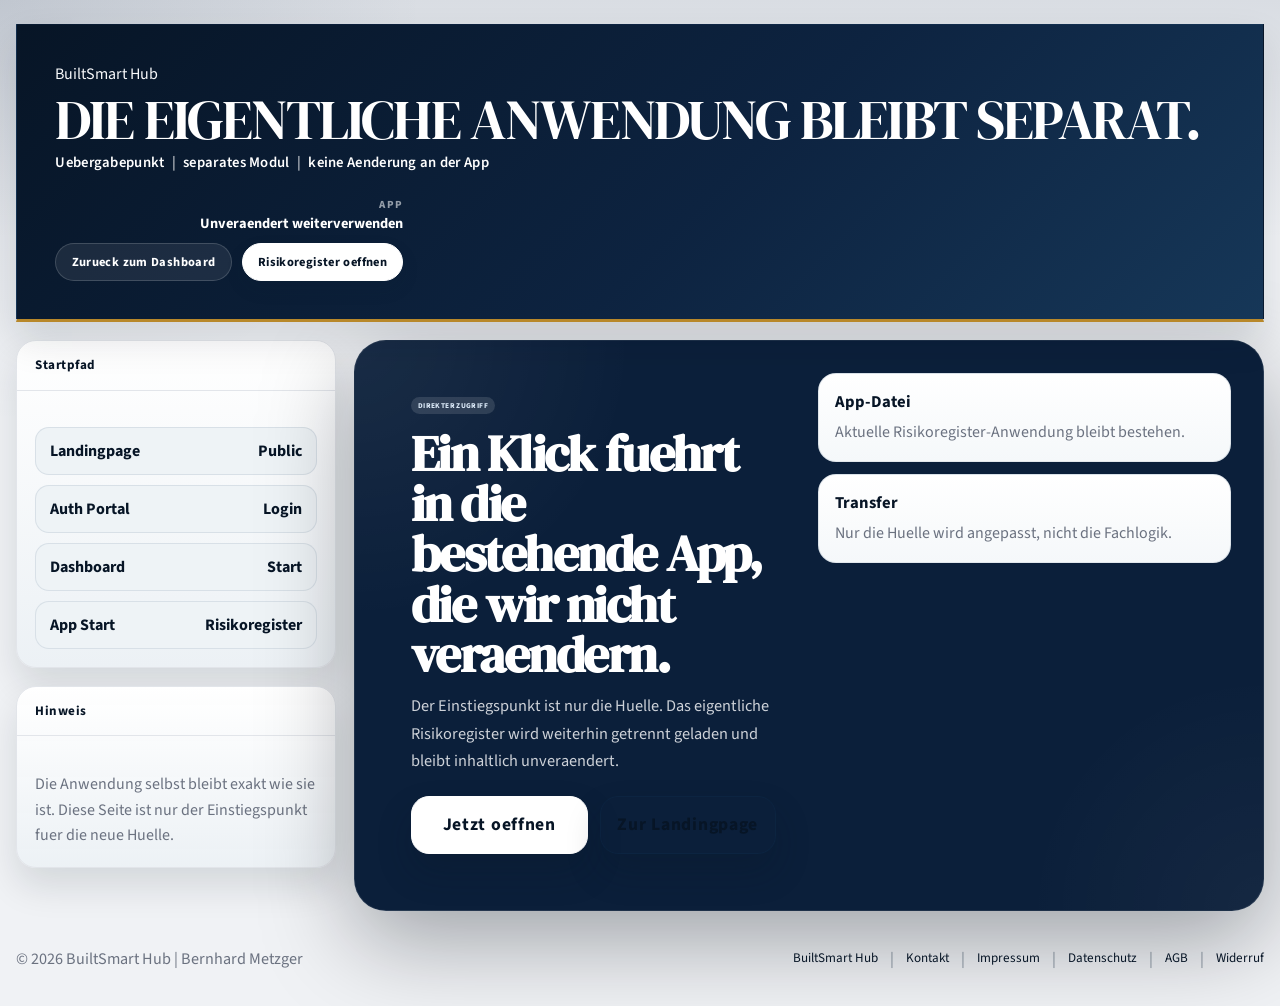
<file: app-page.html>
<!DOCTYPE html>
<html lang="de">
<head>
  <meta charset="UTF-8" />
  <meta name="viewport" content="width=device-width, initial-scale=1.0" />
  <meta http-equiv="Cache-Control" content="no-store, no-cache, must-revalidate, max-age=0" />
  <meta http-equiv="Pragma" content="no-cache" />
  <meta http-equiv="Expires" content="0" />
  <meta name="robots" content="noindex,nofollow" />
  <title>Risiko Register | App</title>
  <script>
    (function () {
      var target = "./shell/app-page.html" + window.location.search + window.location.hash;
      if (window.location.pathname.indexOf("/shell/") === -1) {
        window.location.replace(target);
      }
    })();
  </script>
</head>
<body>
  <p><a href="./shell/app-page.html">Zur App</a></p>
</body>
</html>
</file>
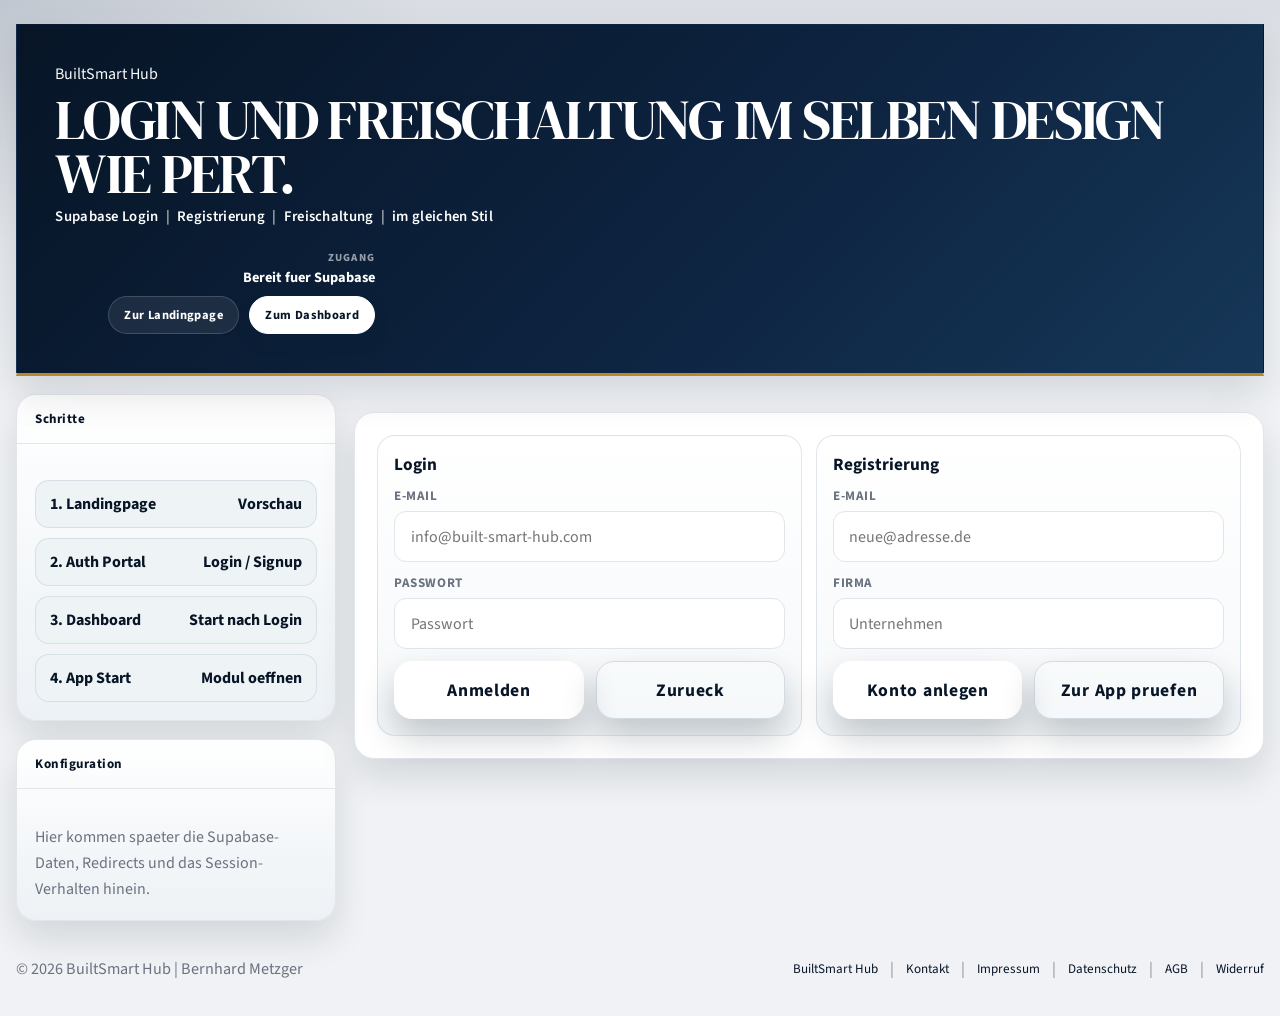
<file: auth-portal.html>
<!DOCTYPE html>
<html lang="de">
<head>
  <meta charset="UTF-8" />
  <meta name="viewport" content="width=device-width, initial-scale=1.0" />
  <meta http-equiv="Cache-Control" content="no-store, no-cache, must-revalidate, max-age=0" />
  <meta http-equiv="Pragma" content="no-cache" />
  <meta http-equiv="Expires" content="0" />
  <meta name="robots" content="noindex,nofollow" />
  <title>Risiko Register | Login</title>
  <script>
    (function () {
      var target = "./shell/auth-portal.html" + window.location.search + window.location.hash;
      if (window.location.pathname.indexOf("/shell/") === -1) {
        window.location.replace(target);
      }
    })();
  </script>
</head>
<body>
  <p><a href="./shell/auth-portal.html">Zum Login</a></p>
</body>
</html>
</file>
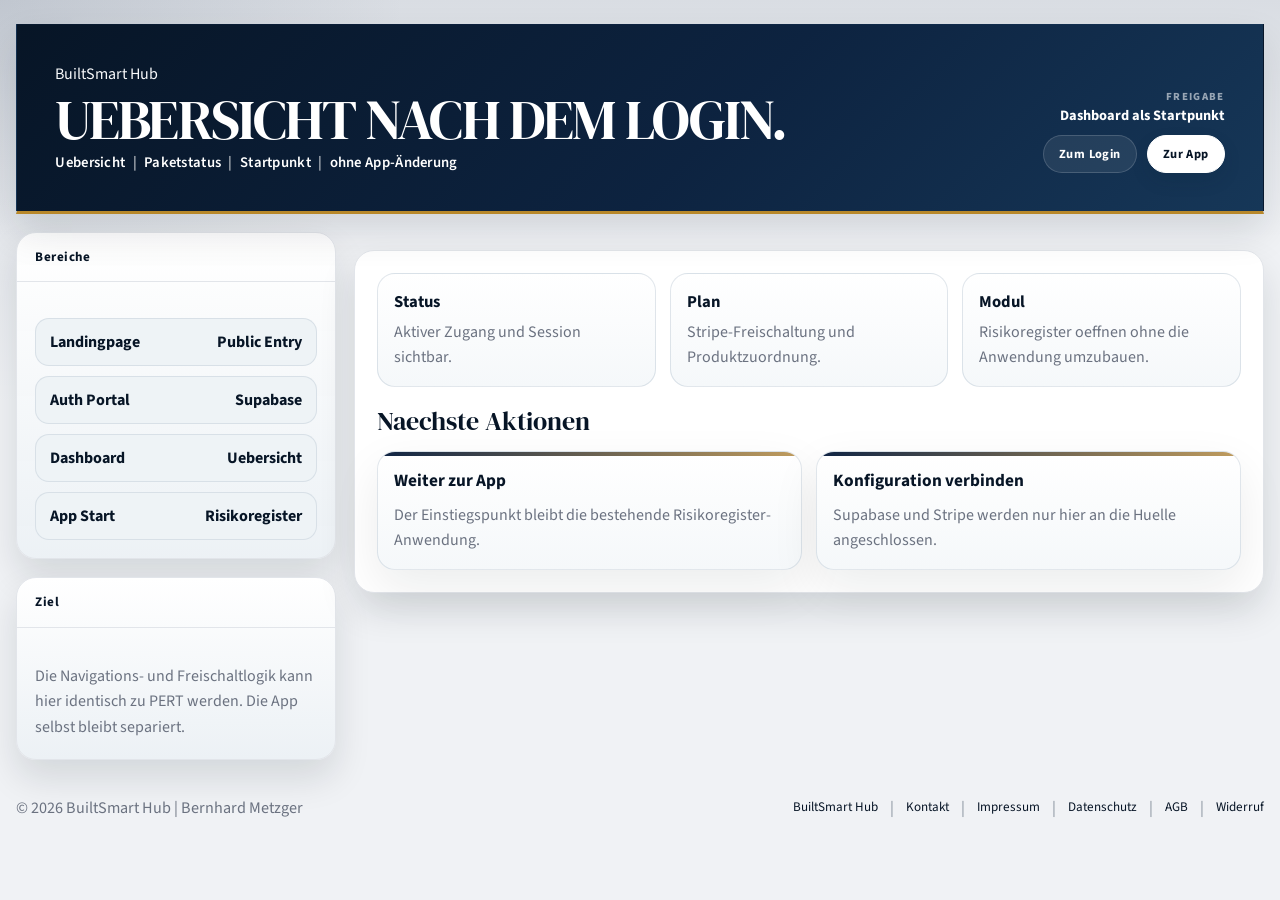
<file: dashboard.html>
<!DOCTYPE html>
<html lang="de">
<head>
  <meta charset="UTF-8" />
  <meta name="viewport" content="width=device-width, initial-scale=1.0" />
  <meta http-equiv="Cache-Control" content="no-store, no-cache, must-revalidate, max-age=0" />
  <meta http-equiv="Pragma" content="no-cache" />
  <meta http-equiv="Expires" content="0" />
  <meta name="robots" content="noindex,nofollow" />
  <title>Risiko Register | Dashboard</title>
  <script>
    (function () {
      var target = "./shell/dashboard.html" + window.location.search + window.location.hash;
      if (window.location.pathname.indexOf("/shell/") === -1) {
        window.location.replace(target);
      }
    })();
  </script>
</head>
<body>
  <p><a href="./shell/dashboard.html">Zum Dashboard</a></p>
</body>
</html>
</file>
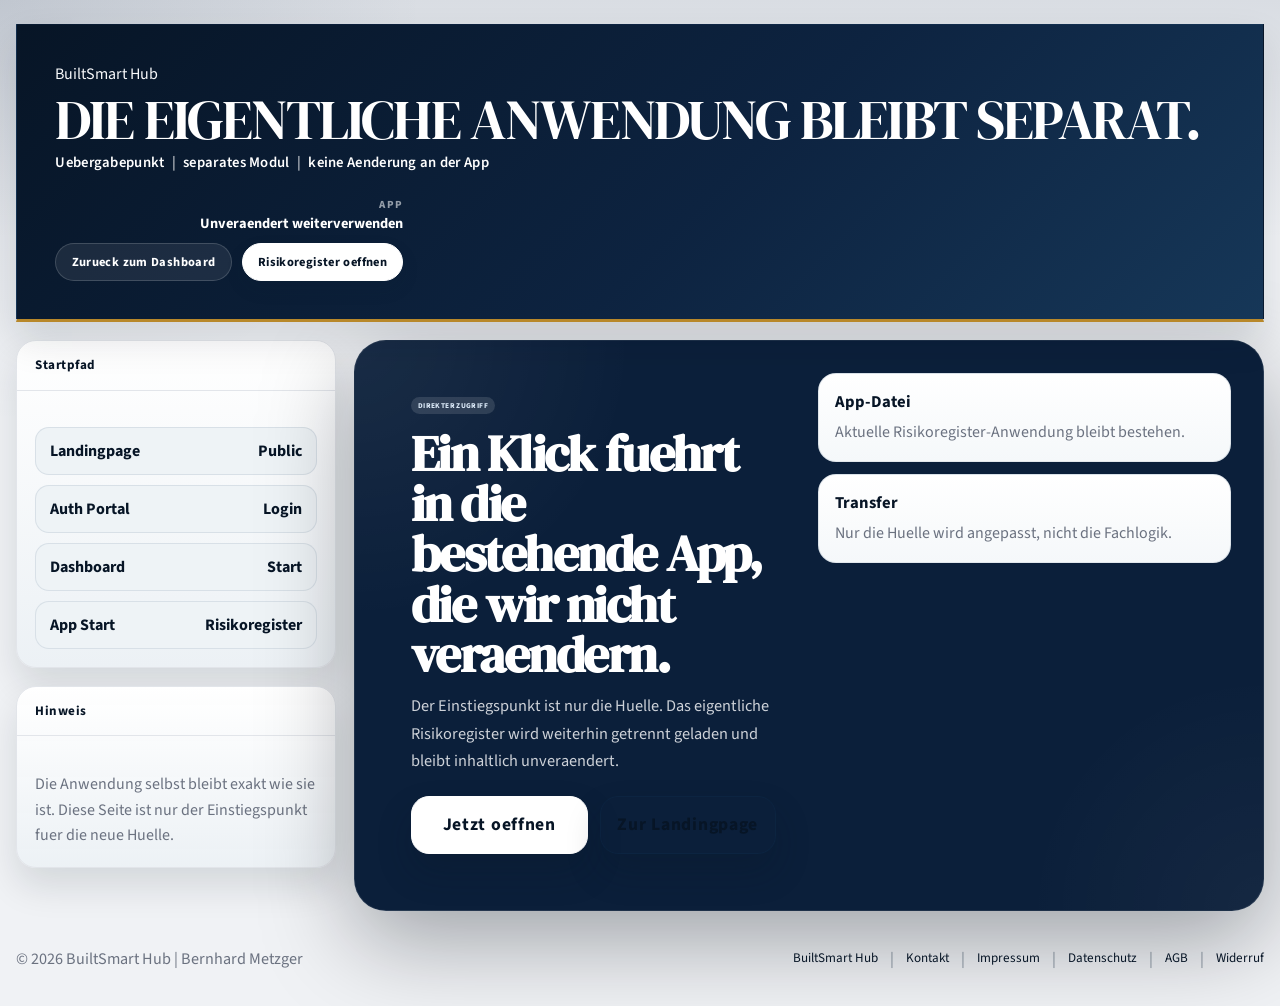
<file: shell/app-page.html>
<!DOCTYPE html>
<html lang="de">
<head>
  <meta charset="UTF-8">
  <meta name="viewport" content="width=device-width, initial-scale=1.0">
  <meta http-equiv="Cache-Control" content="no-store, no-cache, must-revalidate, max-age=0">
  <meta http-equiv="Pragma" content="no-cache">
  <meta http-equiv="Expires" content="0">
  <meta name="robots" content="noindex,nofollow">
  <title>Risiko Register | App Start</title>
  <link href="https://fonts.googleapis.com/css2?family=DM+Serif+Display:ital@0;1&family=Source+Sans+3:wght@400;500;600;700;800&display=swap" rel="stylesheet">
  <link rel="stylesheet" href="./site-shell.css">
</head>
<body>
  <div class="app-shell">
    <header class="topbar">
      <div class="header-left">
        <div class="brand-line">BuiltSmart Hub</div>
        <div class="suite-line">Risiko Register App</div>
        <h1>Die eigentliche Anwendung bleibt separat.</h1>
        <p class="subtitle">
          <span>Uebergabepunkt</span>
          <span>separates Modul</span>
          <span>keine Aenderung an der App</span>
        </p>
      </div>
      <div class="header-right">
        <div class="summary-stat">
          <span>App</span>
          <strong>Unveraendert weiterverwenden</strong>
        </div>
        <div class="toolbar">
          <a class="btn btn-secondary" href="./dashboard.html">Zurueck zum Dashboard</a>
          <a class="btn btn-primary" href="./index.html">Risikoregister oeffnen</a>
        </div>
      </div>
    </header>

    <main>
      <aside>
        <section class="panel">
          <div class="panel-head">Startpfad</div>
          <div class="panel-body">
            <div class="link-list">
              <a href="./landing.html">Landingpage <span>Public</span></a>
              <a href="./auth-portal.html">Auth Portal <span>Login</span></a>
              <a href="./dashboard.html">Dashboard <span>Start</span></a>
              <a href="./app-page.html">App Start <span>Risikoregister</span></a>
            </div>
          </div>
        </section>
        <section class="panel">
          <div class="panel-head">Hinweis</div>
          <div class="panel-body">
            <p>Die Anwendung selbst bleibt exakt wie sie ist. Diese Seite ist nur der Einstiegspunkt fuer die neue Huelle.</p>
          </div>
        </section>
      </aside>

      <section class="content">
        <section class="hero">
          <div class="hero-copy">
            <div class="eyebrow">Direkter Zugriff</div>
            <h2>Ein Klick fuehrt in die bestehende App, die wir nicht veraendern.</h2>
            <p>Der Einstiegspunkt ist nur die Huelle. Das eigentliche Risikoregister wird weiterhin getrennt geladen und bleibt inhaltlich unveraendert.</p>
            <div class="hero-actions">
              <a class="btn btn-primary" href="./index.html">Jetzt oeffnen</a>
              <a class="btn btn-ghost" href="./landing.html">Zur Landingpage</a>
            </div>
          </div>
          <div class="hero-side">
            <div class="stat-card">
              <strong>App-Datei</strong>
              <span>Aktuelle Risikoregister-Anwendung bleibt bestehen.</span>
            </div>
            <div class="stat-card">
              <strong>Transfer</strong>
              <span>Nur die Huelle wird angepasst, nicht die Fachlogik.</span>
            </div>
          </div>
        </section>
      </section>
    </main>

    <footer class="footer" aria-label="Rechtliches">
      <div class="footer-meta">© 2026 BuiltSmart Hub | Bernhard Metzger</div>
      <nav class="footer-links" aria-label="Footer Navigation">
        <a href="https://www.built-smart-hub.com" target="_blank" rel="noopener noreferrer">BuiltSmart Hub</a>
        <span class="footer-sep" aria-hidden="true">|</span>
        <a href="https://www.built-smart-hub.com/kontakt" target="_blank" rel="noopener noreferrer">Kontakt</a>
        <span class="footer-sep" aria-hidden="true">|</span>
        <a href="https://www.built-smart-hub.com/impressum" target="_blank" rel="noopener noreferrer">Impressum</a>
        <span class="footer-sep" aria-hidden="true">|</span>
        <a href="https://www.built-smart-hub.com/datenschutz" target="_blank" rel="noopener noreferrer">Datenschutz</a>
        <span class="footer-sep" aria-hidden="true">|</span>
        <a href="https://www.built-smart-hub.com/agb" target="_blank" rel="noopener noreferrer">AGB</a>
        <span class="footer-sep" aria-hidden="true">|</span>
        <a href="https://www.built-smart-hub.com/widerrufbelehrung" target="_blank" rel="noopener noreferrer">Widerruf</a>
      </nav>
    </footer>
  </div>
</body>
</html>
</file>
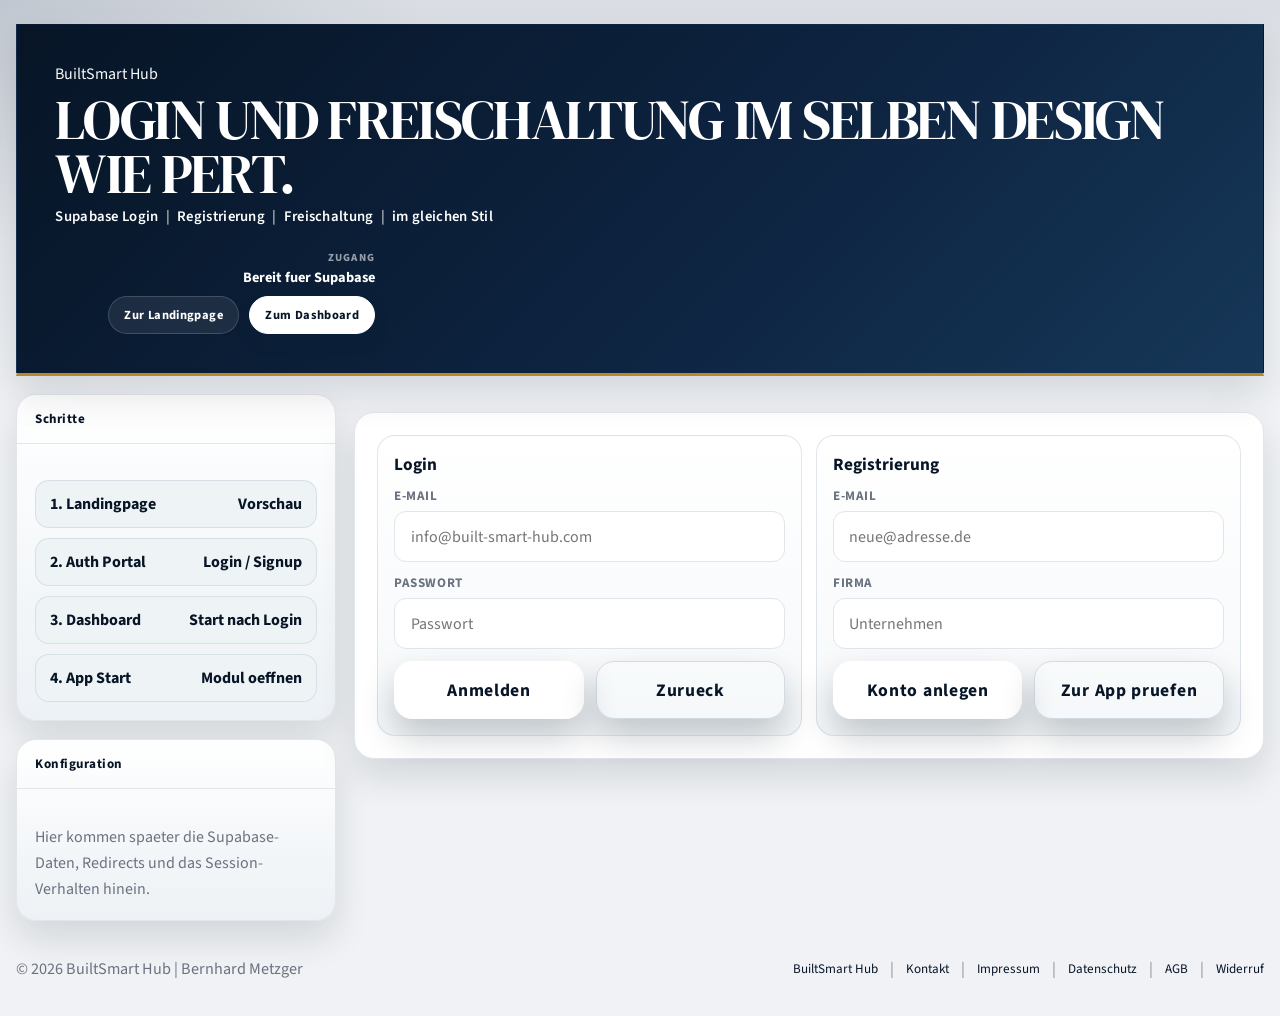
<file: shell/auth-portal.html>
<!DOCTYPE html>
<html lang="de">
<head>
  <meta charset="UTF-8">
  <meta name="viewport" content="width=device-width, initial-scale=1.0">
  <meta http-equiv="Cache-Control" content="no-store, no-cache, must-revalidate, max-age=0">
  <meta http-equiv="Pragma" content="no-cache">
  <meta http-equiv="Expires" content="0">
  <meta name="robots" content="noindex,nofollow">
  <title>Risiko Register | Auth Portal</title>
  <link href="https://fonts.googleapis.com/css2?family=DM+Serif+Display:ital@0;1&family=Source+Sans+3:wght@400;500;600;700;800&display=swap" rel="stylesheet">
  <link rel="stylesheet" href="./site-shell.css">
</head>
<body>
  <div class="app-shell">
    <header class="topbar">
      <div class="header-left">
        <div class="brand-line">BuiltSmart Hub</div>
        <div class="suite-line">Risiko Register Auth</div>
        <h1>Login und Freischaltung im selben Design wie PERT.</h1>
        <p class="subtitle">
          <span>Supabase Login</span>
          <span>Registrierung</span>
          <span>Freischaltung</span>
          <span>im gleichen Stil</span>
        </p>
      </div>
      <div class="header-right">
        <div class="summary-stat">
          <span>Zugang</span>
          <strong>Bereit fuer Supabase</strong>
        </div>
        <div class="toolbar">
          <a class="btn btn-secondary" href="./landing.html">Zur Landingpage</a>
          <a class="btn btn-primary" href="./dashboard.html">Zum Dashboard</a>
        </div>
      </div>
    </header>

    <main>
      <aside>
        <section class="panel">
          <div class="panel-head">Schritte</div>
          <div class="panel-body">
            <div class="link-list">
              <a href="./landing.html">1. Landingpage <span>Vorschau</span></a>
              <a href="./auth-portal.html">2. Auth Portal <span>Login / Signup</span></a>
              <a href="./dashboard.html">3. Dashboard <span>Start nach Login</span></a>
              <a href="./app-page.html">4. App Start <span>Modul oeffnen</span></a>
            </div>
          </div>
        </section>
        <section class="panel">
          <div class="panel-head">Konfiguration</div>
          <div class="panel-body">
            <p>Hier kommen spaeter die Supabase-Daten, Redirects und das Session-Verhalten hinein.</p>
          </div>
        </section>
      </aside>

      <section class="content">
        <section class="auth-grid">
          <div class="grid-2">
            <article class="login-card">
              <h3>Login</h3>
              <div class="field">
                <label for="login-email">E-Mail</label>
                <input id="login-email" type="email" placeholder="info@built-smart-hub.com">
              </div>
              <div class="field">
                <label for="login-password">Passwort</label>
                <input id="login-password" type="password" placeholder="Passwort">
              </div>
              <div class="hero-actions">
                <a class="btn btn-primary" href="./dashboard.html">Anmelden</a>
                <a class="btn btn-ghost" href="./landing.html">Zurueck</a>
              </div>
            </article>
            <article class="login-card">
              <h3>Registrierung</h3>
              <div class="field">
                <label for="register-email">E-Mail</label>
                <input id="register-email" type="email" placeholder="neue@adresse.de">
              </div>
              <div class="field">
                <label for="register-company">Firma</label>
                <input id="register-company" type="text" placeholder="Unternehmen">
              </div>
              <div class="hero-actions">
                <a class="btn btn-primary" href="./dashboard.html">Konto anlegen</a>
                <a class="btn btn-ghost" href="./app-page.html">Zur App pruefen</a>
              </div>
            </article>
          </div>
        </section>
      </section>
    </main>

    <footer class="footer" aria-label="Rechtliches">
      <div class="footer-meta">© 2026 BuiltSmart Hub | Bernhard Metzger</div>
      <nav class="footer-links" aria-label="Footer Navigation">
        <a href="https://www.built-smart-hub.com" target="_blank" rel="noopener noreferrer">BuiltSmart Hub</a>
        <span class="footer-sep" aria-hidden="true">|</span>
        <a href="https://www.built-smart-hub.com/kontakt" target="_blank" rel="noopener noreferrer">Kontakt</a>
        <span class="footer-sep" aria-hidden="true">|</span>
        <a href="https://www.built-smart-hub.com/impressum" target="_blank" rel="noopener noreferrer">Impressum</a>
        <span class="footer-sep" aria-hidden="true">|</span>
        <a href="https://www.built-smart-hub.com/datenschutz" target="_blank" rel="noopener noreferrer">Datenschutz</a>
        <span class="footer-sep" aria-hidden="true">|</span>
        <a href="https://www.built-smart-hub.com/agb" target="_blank" rel="noopener noreferrer">AGB</a>
        <span class="footer-sep" aria-hidden="true">|</span>
        <a href="https://www.built-smart-hub.com/widerrufbelehrung" target="_blank" rel="noopener noreferrer">Widerruf</a>
      </nav>
    </footer>
  </div>
</body>
</html>
</file>
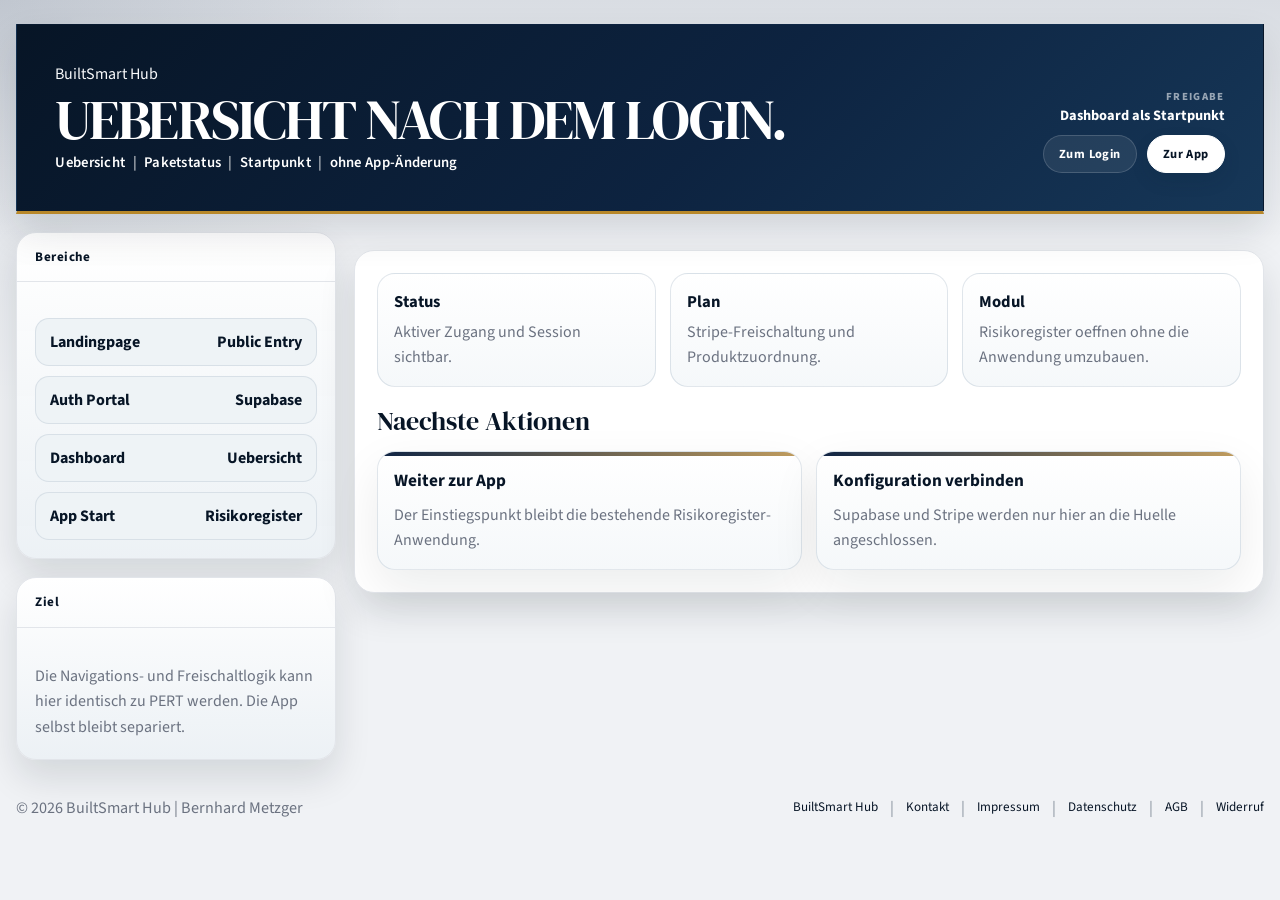
<file: shell/dashboard.html>
<!DOCTYPE html>
<html lang="de">
<head>
  <meta charset="UTF-8">
  <meta name="viewport" content="width=device-width, initial-scale=1.0">
  <meta http-equiv="Cache-Control" content="no-store, no-cache, must-revalidate, max-age=0">
  <meta http-equiv="Pragma" content="no-cache">
  <meta http-equiv="Expires" content="0">
  <meta name="robots" content="noindex,nofollow">
  <title>Risiko Register | Dashboard</title>
  <link href="https://fonts.googleapis.com/css2?family=DM+Serif+Display:ital@0;1&family=Source+Sans+3:wght@400;500;600;700;800&display=swap" rel="stylesheet">
  <link rel="stylesheet" href="./site-shell.css">
</head>
<body>
  <div class="app-shell">
    <header class="topbar">
      <div class="header-left">
        <div class="brand-line">BuiltSmart Hub</div>
        <div class="suite-line">Risiko Register Dashboard</div>
        <h1>Uebersicht nach dem Login.</h1>
        <p class="subtitle">
          <span>Uebersicht</span>
          <span>Paketstatus</span>
          <span>Startpunkt</span>
          <span>ohne App-Änderung</span>
        </p>
      </div>
      <div class="header-right">
        <div class="summary-stat">
          <span>Freigabe</span>
          <strong>Dashboard als Startpunkt</strong>
        </div>
        <div class="toolbar">
          <a class="btn btn-secondary" href="./auth-portal.html">Zum Login</a>
          <a class="btn btn-primary" href="./app-page.html">Zur App</a>
        </div>
      </div>
    </header>

    <main>
      <aside>
        <section class="panel">
          <div class="panel-head">Bereiche</div>
          <div class="panel-body">
            <div class="link-list">
              <a href="./landing.html">Landingpage <span>Public Entry</span></a>
              <a href="./auth-portal.html">Auth Portal <span>Supabase</span></a>
              <a href="./dashboard.html">Dashboard <span>Uebersicht</span></a>
              <a href="./app-page.html">App Start <span>Risikoregister</span></a>
            </div>
          </div>
        </section>
        <section class="panel">
          <div class="panel-head">Ziel</div>
          <div class="panel-body">
            <p>Die Navigations- und Freischaltlogik kann hier identisch zu PERT werden. Die App selbst bleibt separiert.</p>
          </div>
        </section>
      </aside>

      <section class="content">
        <section class="dashboard-grid">
          <div class="grid-3">
            <article class="stat-card">
              <strong>Status</strong>
              <span>Aktiver Zugang und Session sichtbar.</span>
            </article>
            <article class="stat-card">
              <strong>Plan</strong>
              <span>Stripe-Freischaltung und Produktzuordnung.</span>
            </article>
            <article class="stat-card">
              <strong>Modul</strong>
              <span>Risikoregister oeffnen ohne die Anwendung umzubauen.</span>
            </article>
          </div>
          <div style="margin-top:16px">
            <div class="section-title">Naechste Aktionen</div>
            <div class="grid-2">
              <article class="feature-card">
                <h3>Weiter zur App</h3>
                <span>Der Einstiegspunkt bleibt die bestehende Risikoregister-Anwendung.</span>
              </article>
              <article class="feature-card">
                <h3>Konfiguration verbinden</h3>
                <span>Supabase und Stripe werden nur hier an die Huelle angeschlossen.</span>
              </article>
            </div>
          </div>
        </section>
      </section>
    </main>

    <footer class="footer" aria-label="Rechtliches">
      <div class="footer-meta">© 2026 BuiltSmart Hub | Bernhard Metzger</div>
      <nav class="footer-links" aria-label="Footer Navigation">
        <a href="https://www.built-smart-hub.com" target="_blank" rel="noopener noreferrer">BuiltSmart Hub</a>
        <span class="footer-sep" aria-hidden="true">|</span>
        <a href="https://www.built-smart-hub.com/kontakt" target="_blank" rel="noopener noreferrer">Kontakt</a>
        <span class="footer-sep" aria-hidden="true">|</span>
        <a href="https://www.built-smart-hub.com/impressum" target="_blank" rel="noopener noreferrer">Impressum</a>
        <span class="footer-sep" aria-hidden="true">|</span>
        <a href="https://www.built-smart-hub.com/datenschutz" target="_blank" rel="noopener noreferrer">Datenschutz</a>
        <span class="footer-sep" aria-hidden="true">|</span>
        <a href="https://www.built-smart-hub.com/agb" target="_blank" rel="noopener noreferrer">AGB</a>
        <span class="footer-sep" aria-hidden="true">|</span>
        <a href="https://www.built-smart-hub.com/widerrufbelehrung" target="_blank" rel="noopener noreferrer">Widerruf</a>
      </nav>
    </footer>
  </div>
</body>
</html>
</file>
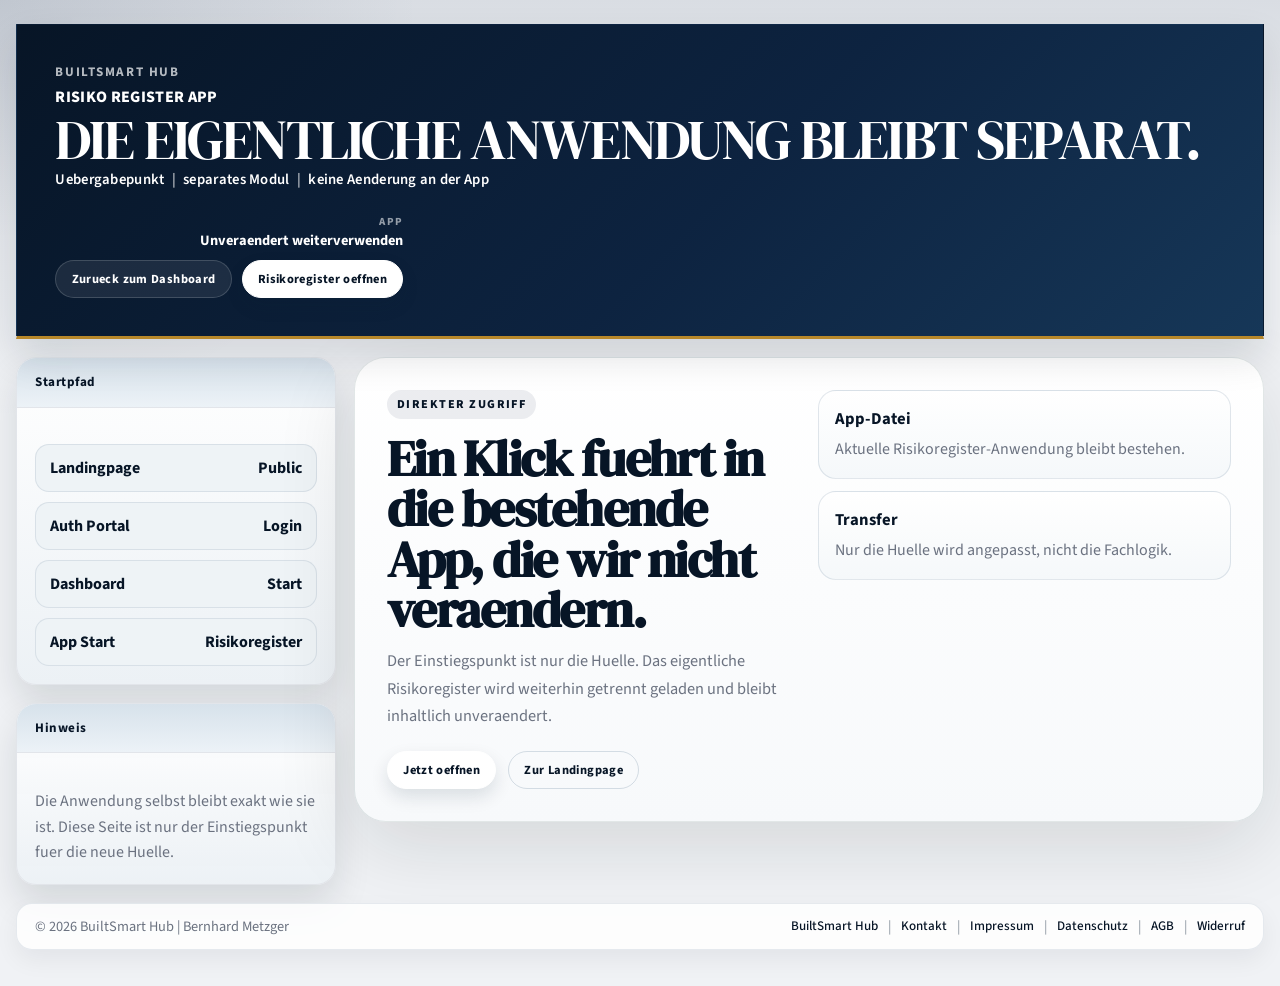
<file: snapshots/2026-04-29_shell-app-setup/app-page.html>
<!DOCTYPE html>
<html lang="de">
<head>
  <meta charset="UTF-8">
  <meta name="viewport" content="width=device-width, initial-scale=1.0">
  <meta http-equiv="Cache-Control" content="no-store, no-cache, must-revalidate, max-age=0">
  <meta http-equiv="Pragma" content="no-cache">
  <meta http-equiv="Expires" content="0">
  <title>Risiko Register | App Start</title>
  <link href="https://fonts.googleapis.com/css2?family=DM+Serif+Display:ital@0;1&family=Source+Sans+3:wght@400;500;600;700;800&display=swap" rel="stylesheet">
  <link rel="stylesheet" href="./site-shell.css">
</head>
<body>
  <div class="app-shell">
    <header class="topbar">
      <div class="header-left">
        <div class="brand-line">BuiltSmart Hub</div>
        <div class="suite-line">Risiko Register App</div>
        <h1>Die eigentliche Anwendung bleibt separat.</h1>
        <p class="subtitle">
          <span>Uebergabepunkt</span>
          <span>separates Modul</span>
          <span>keine Aenderung an der App</span>
        </p>
      </div>
      <div class="header-right">
        <div class="summary-stat">
          <span>App</span>
          <strong>Unveraendert weiterverwenden</strong>
        </div>
        <div class="toolbar">
          <a class="btn btn-secondary" href="./dashboard.html">Zurueck zum Dashboard</a>
          <a class="btn btn-primary" href="./index.html">Risikoregister oeffnen</a>
        </div>
      </div>
    </header>

    <main>
      <aside>
        <section class="panel">
          <div class="panel-head">Startpfad</div>
          <div class="panel-body">
            <div class="link-list">
              <a href="./landing.html">Landingpage <span>Public</span></a>
              <a href="./auth-portal.html">Auth Portal <span>Login</span></a>
              <a href="./dashboard.html">Dashboard <span>Start</span></a>
              <a href="./app-page.html">App Start <span>Risikoregister</span></a>
            </div>
          </div>
        </section>
        <section class="panel">
          <div class="panel-head">Hinweis</div>
          <div class="panel-body">
            <p>Die Anwendung selbst bleibt exakt wie sie ist. Diese Seite ist nur der Einstiegspunkt fuer die neue Huelle.</p>
          </div>
        </section>
      </aside>

      <section class="content">
        <section class="hero">
          <div class="hero-copy">
            <div class="eyebrow">Direkter Zugriff</div>
            <h2>Ein Klick fuehrt in die bestehende App, die wir nicht veraendern.</h2>
            <p>Der Einstiegspunkt ist nur die Huelle. Das eigentliche Risikoregister wird weiterhin getrennt geladen und bleibt inhaltlich unveraendert.</p>
            <div class="hero-actions">
              <a class="btn btn-primary" href="./index.html">Jetzt oeffnen</a>
              <a class="btn btn-ghost" href="./landing.html">Zur Landingpage</a>
            </div>
          </div>
          <div class="hero-side">
            <div class="stat-card">
              <strong>App-Datei</strong>
              <span>Aktuelle Risikoregister-Anwendung bleibt bestehen.</span>
            </div>
            <div class="stat-card">
              <strong>Transfer</strong>
              <span>Nur die Huelle wird angepasst, nicht die Fachlogik.</span>
            </div>
          </div>
        </section>
      </section>
    </main>

    <footer class="footer" aria-label="Rechtliches">
      <div class="footer-meta">© 2026 BuiltSmart Hub | Bernhard Metzger</div>
      <nav class="footer-links" aria-label="Footer Navigation">
        <a href="https://www.built-smart-hub.com" target="_blank" rel="noopener noreferrer">BuiltSmart Hub</a>
        <span class="footer-sep" aria-hidden="true">|</span>
        <a href="https://www.built-smart-hub.com/kontakt" target="_blank" rel="noopener noreferrer">Kontakt</a>
        <span class="footer-sep" aria-hidden="true">|</span>
        <a href="https://www.built-smart-hub.com/impressum" target="_blank" rel="noopener noreferrer">Impressum</a>
        <span class="footer-sep" aria-hidden="true">|</span>
        <a href="https://www.built-smart-hub.com/datenschutz" target="_blank" rel="noopener noreferrer">Datenschutz</a>
        <span class="footer-sep" aria-hidden="true">|</span>
        <a href="https://www.built-smart-hub.com/agb" target="_blank" rel="noopener noreferrer">AGB</a>
        <span class="footer-sep" aria-hidden="true">|</span>
        <a href="https://www.built-smart-hub.com/widerrufbelehrung" target="_blank" rel="noopener noreferrer">Widerruf</a>
      </nav>
    </footer>
  </div>
</body>
</html>
</file>
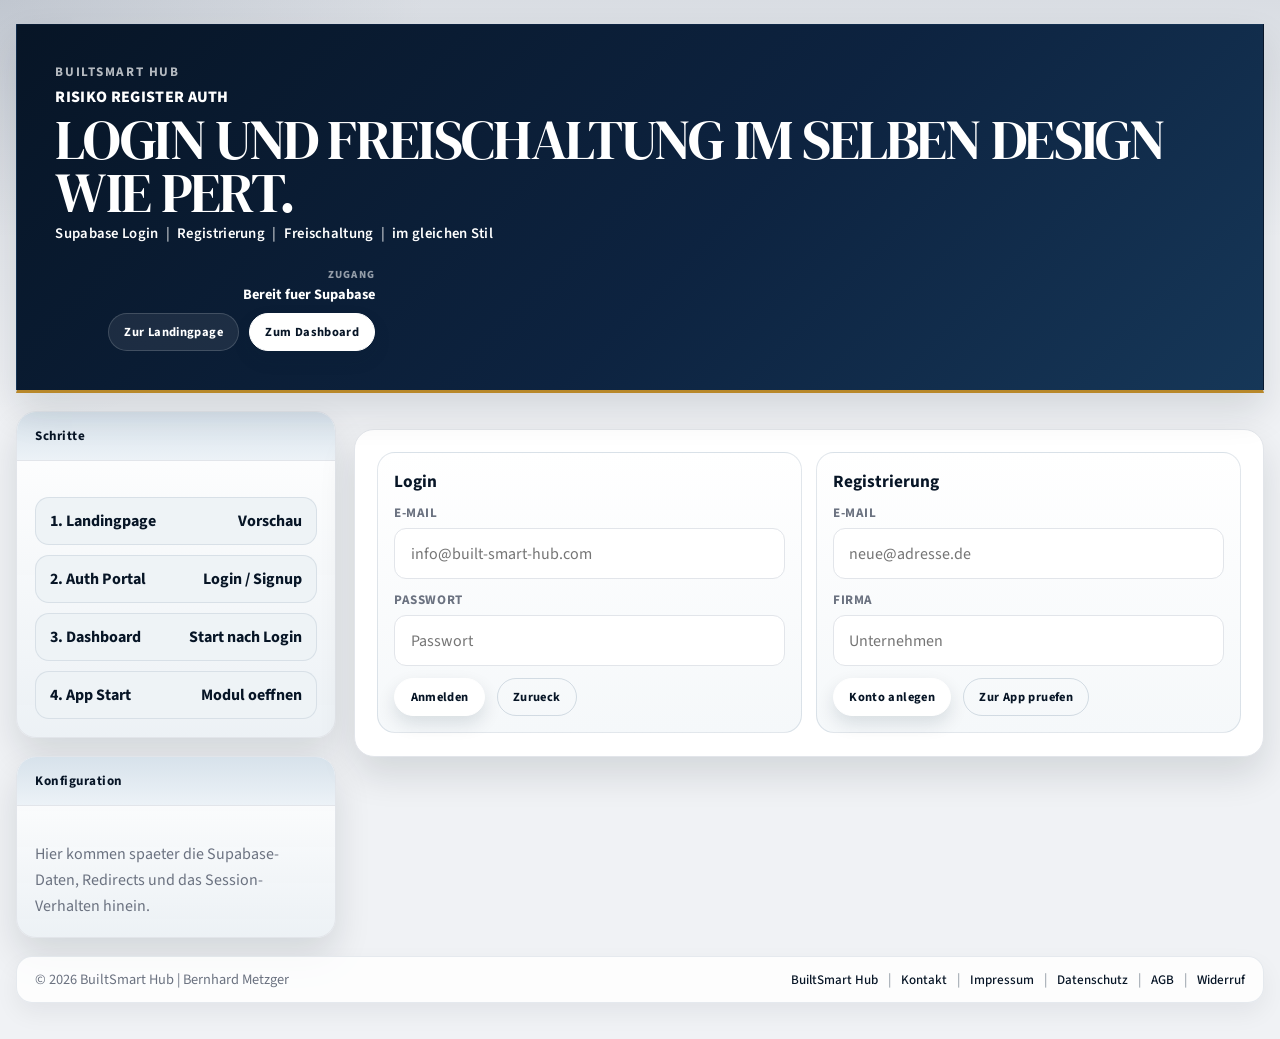
<file: snapshots/2026-04-29_shell-app-setup/auth-portal.html>
<!DOCTYPE html>
<html lang="de">
<head>
  <meta charset="UTF-8">
  <meta name="viewport" content="width=device-width, initial-scale=1.0">
  <meta http-equiv="Cache-Control" content="no-store, no-cache, must-revalidate, max-age=0">
  <meta http-equiv="Pragma" content="no-cache">
  <meta http-equiv="Expires" content="0">
  <title>Risiko Register | Auth Portal</title>
  <link href="https://fonts.googleapis.com/css2?family=DM+Serif+Display:ital@0;1&family=Source+Sans+3:wght@400;500;600;700;800&display=swap" rel="stylesheet">
  <link rel="stylesheet" href="./site-shell.css">
</head>
<body>
  <div class="app-shell">
    <header class="topbar">
      <div class="header-left">
        <div class="brand-line">BuiltSmart Hub</div>
        <div class="suite-line">Risiko Register Auth</div>
        <h1>Login und Freischaltung im selben Design wie PERT.</h1>
        <p class="subtitle">
          <span>Supabase Login</span>
          <span>Registrierung</span>
          <span>Freischaltung</span>
          <span>im gleichen Stil</span>
        </p>
      </div>
      <div class="header-right">
        <div class="summary-stat">
          <span>Zugang</span>
          <strong>Bereit fuer Supabase</strong>
        </div>
        <div class="toolbar">
          <a class="btn btn-secondary" href="./landing.html">Zur Landingpage</a>
          <a class="btn btn-primary" href="./dashboard.html">Zum Dashboard</a>
        </div>
      </div>
    </header>

    <main>
      <aside>
        <section class="panel">
          <div class="panel-head">Schritte</div>
          <div class="panel-body">
            <div class="link-list">
              <a href="./landing.html">1. Landingpage <span>Vorschau</span></a>
              <a href="./auth-portal.html">2. Auth Portal <span>Login / Signup</span></a>
              <a href="./dashboard.html">3. Dashboard <span>Start nach Login</span></a>
              <a href="./app-page.html">4. App Start <span>Modul oeffnen</span></a>
            </div>
          </div>
        </section>
        <section class="panel">
          <div class="panel-head">Konfiguration</div>
          <div class="panel-body">
            <p>Hier kommen spaeter die Supabase-Daten, Redirects und das Session-Verhalten hinein.</p>
          </div>
        </section>
      </aside>

      <section class="content">
        <section class="auth-grid">
          <div class="grid-2">
            <article class="login-card">
              <h3>Login</h3>
              <div class="field">
                <label for="login-email">E-Mail</label>
                <input id="login-email" type="email" placeholder="info@built-smart-hub.com">
              </div>
              <div class="field">
                <label for="login-password">Passwort</label>
                <input id="login-password" type="password" placeholder="Passwort">
              </div>
              <div class="hero-actions">
                <a class="btn btn-primary" href="./dashboard.html">Anmelden</a>
                <a class="btn btn-ghost" href="./landing.html">Zurueck</a>
              </div>
            </article>
            <article class="login-card">
              <h3>Registrierung</h3>
              <div class="field">
                <label for="register-email">E-Mail</label>
                <input id="register-email" type="email" placeholder="neue@adresse.de">
              </div>
              <div class="field">
                <label for="register-company">Firma</label>
                <input id="register-company" type="text" placeholder="Unternehmen">
              </div>
              <div class="hero-actions">
                <a class="btn btn-primary" href="./dashboard.html">Konto anlegen</a>
                <a class="btn btn-ghost" href="./app-page.html">Zur App pruefen</a>
              </div>
            </article>
          </div>
        </section>
      </section>
    </main>

    <footer class="footer" aria-label="Rechtliches">
      <div class="footer-meta">© 2026 BuiltSmart Hub | Bernhard Metzger</div>
      <nav class="footer-links" aria-label="Footer Navigation">
        <a href="https://www.built-smart-hub.com" target="_blank" rel="noopener noreferrer">BuiltSmart Hub</a>
        <span class="footer-sep" aria-hidden="true">|</span>
        <a href="https://www.built-smart-hub.com/kontakt" target="_blank" rel="noopener noreferrer">Kontakt</a>
        <span class="footer-sep" aria-hidden="true">|</span>
        <a href="https://www.built-smart-hub.com/impressum" target="_blank" rel="noopener noreferrer">Impressum</a>
        <span class="footer-sep" aria-hidden="true">|</span>
        <a href="https://www.built-smart-hub.com/datenschutz" target="_blank" rel="noopener noreferrer">Datenschutz</a>
        <span class="footer-sep" aria-hidden="true">|</span>
        <a href="https://www.built-smart-hub.com/agb" target="_blank" rel="noopener noreferrer">AGB</a>
        <span class="footer-sep" aria-hidden="true">|</span>
        <a href="https://www.built-smart-hub.com/widerrufbelehrung" target="_blank" rel="noopener noreferrer">Widerruf</a>
      </nav>
    </footer>
  </div>
</body>
</html>
</file>
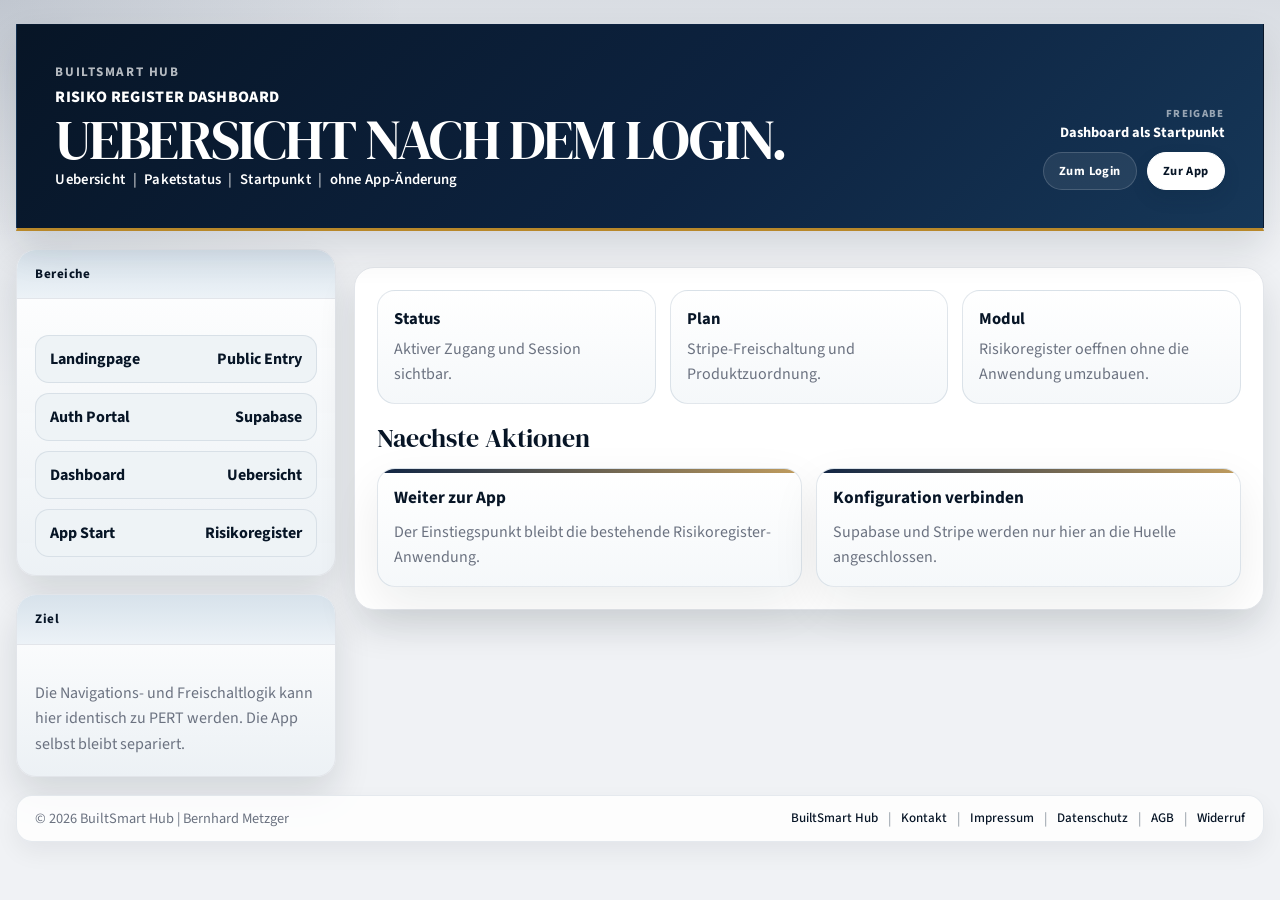
<file: snapshots/2026-04-29_shell-app-setup/dashboard.html>
<!DOCTYPE html>
<html lang="de">
<head>
  <meta charset="UTF-8">
  <meta name="viewport" content="width=device-width, initial-scale=1.0">
  <meta http-equiv="Cache-Control" content="no-store, no-cache, must-revalidate, max-age=0">
  <meta http-equiv="Pragma" content="no-cache">
  <meta http-equiv="Expires" content="0">
  <title>Risiko Register | Dashboard</title>
  <link href="https://fonts.googleapis.com/css2?family=DM+Serif+Display:ital@0;1&family=Source+Sans+3:wght@400;500;600;700;800&display=swap" rel="stylesheet">
  <link rel="stylesheet" href="./site-shell.css">
</head>
<body>
  <div class="app-shell">
    <header class="topbar">
      <div class="header-left">
        <div class="brand-line">BuiltSmart Hub</div>
        <div class="suite-line">Risiko Register Dashboard</div>
        <h1>Uebersicht nach dem Login.</h1>
        <p class="subtitle">
          <span>Uebersicht</span>
          <span>Paketstatus</span>
          <span>Startpunkt</span>
          <span>ohne App-Änderung</span>
        </p>
      </div>
      <div class="header-right">
        <div class="summary-stat">
          <span>Freigabe</span>
          <strong>Dashboard als Startpunkt</strong>
        </div>
        <div class="toolbar">
          <a class="btn btn-secondary" href="./auth-portal.html">Zum Login</a>
          <a class="btn btn-primary" href="./app-page.html">Zur App</a>
        </div>
      </div>
    </header>

    <main>
      <aside>
        <section class="panel">
          <div class="panel-head">Bereiche</div>
          <div class="panel-body">
            <div class="link-list">
              <a href="./landing.html">Landingpage <span>Public Entry</span></a>
              <a href="./auth-portal.html">Auth Portal <span>Supabase</span></a>
              <a href="./dashboard.html">Dashboard <span>Uebersicht</span></a>
              <a href="./app-page.html">App Start <span>Risikoregister</span></a>
            </div>
          </div>
        </section>
        <section class="panel">
          <div class="panel-head">Ziel</div>
          <div class="panel-body">
            <p>Die Navigations- und Freischaltlogik kann hier identisch zu PERT werden. Die App selbst bleibt separiert.</p>
          </div>
        </section>
      </aside>

      <section class="content">
        <section class="dashboard-grid">
          <div class="grid-3">
            <article class="stat-card">
              <strong>Status</strong>
              <span>Aktiver Zugang und Session sichtbar.</span>
            </article>
            <article class="stat-card">
              <strong>Plan</strong>
              <span>Stripe-Freischaltung und Produktzuordnung.</span>
            </article>
            <article class="stat-card">
              <strong>Modul</strong>
              <span>Risikoregister oeffnen ohne die Anwendung umzubauen.</span>
            </article>
          </div>
          <div style="margin-top:16px">
            <div class="section-title">Naechste Aktionen</div>
            <div class="grid-2">
              <article class="feature-card">
                <h3>Weiter zur App</h3>
                <span>Der Einstiegspunkt bleibt die bestehende Risikoregister-Anwendung.</span>
              </article>
              <article class="feature-card">
                <h3>Konfiguration verbinden</h3>
                <span>Supabase und Stripe werden nur hier an die Huelle angeschlossen.</span>
              </article>
            </div>
          </div>
        </section>
      </section>
    </main>

    <footer class="footer" aria-label="Rechtliches">
      <div class="footer-meta">© 2026 BuiltSmart Hub | Bernhard Metzger</div>
      <nav class="footer-links" aria-label="Footer Navigation">
        <a href="https://www.built-smart-hub.com" target="_blank" rel="noopener noreferrer">BuiltSmart Hub</a>
        <span class="footer-sep" aria-hidden="true">|</span>
        <a href="https://www.built-smart-hub.com/kontakt" target="_blank" rel="noopener noreferrer">Kontakt</a>
        <span class="footer-sep" aria-hidden="true">|</span>
        <a href="https://www.built-smart-hub.com/impressum" target="_blank" rel="noopener noreferrer">Impressum</a>
        <span class="footer-sep" aria-hidden="true">|</span>
        <a href="https://www.built-smart-hub.com/datenschutz" target="_blank" rel="noopener noreferrer">Datenschutz</a>
        <span class="footer-sep" aria-hidden="true">|</span>
        <a href="https://www.built-smart-hub.com/agb" target="_blank" rel="noopener noreferrer">AGB</a>
        <span class="footer-sep" aria-hidden="true">|</span>
        <a href="https://www.built-smart-hub.com/widerrufbelehrung" target="_blank" rel="noopener noreferrer">Widerruf</a>
      </nav>
    </footer>
  </div>
</body>
</html>
</file>
<file: shell/site-shell.css>
:root {
  --bg:#f0f2f5;
  --paper:#f8f9fb;
  --cream:#f0f2f5;
  --panel:#ffffff;
  --panel-soft:#eef3f6;
  --panel-tint:#e8eef3;
  --line:#e2e5ea;
  --line-strong:#b8c2cd;
  --text:#111827;
  --muted:#6b7280;
  --brand:#0f2444;
  --brand-mid:#1e3a5f;
  --brand-dark:#071526;
  --brand-soft:#e8edf5;
  --accent:#b8882a;
  --success:#0d7a4e;
  --danger:#c0392b;
  --signal-neu:#2563a8;
  --shadow:0 18px 36px rgba(10,23,36,0.12);
}

* { box-sizing:border-box; margin:0; padding:0; }

html {
  scroll-behavior:smooth;
}

body {
  font-family:'Source Sans 3',sans-serif;
  color:var(--text);
  background:
    radial-gradient(circle at top left, rgba(15,36,68,0.12), transparent 26%),
    linear-gradient(180deg, rgba(15,36,68,0.1), transparent 240px),
    var(--bg);
  min-height:100vh;
}

a {
  color:inherit;
}

.app-shell {
  width:min(1500px, calc(100% - 32px));
  margin:0 auto;
  padding:24px 0 36px;
  display:flex;
  flex-direction:column;
  gap:18px;
}

.page-shell {
  width:min(1320px, calc(100% - 32px));
  margin:0 auto;
  padding:24px 0 88px;
}

.topbar {
  display:flex;
  justify-content:space-between;
  gap:24px;
  align-items:flex-end;
  padding:clamp(1.5rem,3vw,2.5rem) clamp(1.2rem,3vw,3rem);
  color:#f8f9fb;
  background:linear-gradient(135deg,#071526 0%, #0d2340 56%, #163758 100%);
  border:1px solid rgba(15,36,68,0.12);
  border-bottom:3px solid var(--accent);
  box-shadow:var(--shadow);
  position:relative;
  overflow:hidden;
  flex-wrap:wrap;
}

.topbar.topbar-light {
  display:flex;
  flex-direction:row;
  align-items:center;
  justify-content:space-between;
  margin-bottom:20px;
  padding:14px 18px;
  border-radius:24px;
  background:rgba(255,255,255,0.6);
  backdrop-filter:blur(14px);
  border:1px solid rgba(22,63,99,0.08);
  box-shadow:0 12px 40px rgba(16,28,24,0.06);
  flex-wrap:nowrap;
  gap:18px;
}

.brand {
  display:inline-flex;
  align-items:center;
  gap:12px;
  text-decoration:none;
  flex:0 0 auto;
}

.brand-mark {
  width:44px;
  height:44px;
  border-radius:0;
  display:grid;
  place-items:center;
  background:transparent;
  box-shadow:none;
  overflow:hidden;
}

.brand-mark img {
  width:100%;
  height:100%;
  object-fit:contain;
  display:block;
}

.brand-copy span,
.eyebrow,
.section-tag,
.metric-label,
.pricing-topline {
  text-transform:uppercase;
  letter-spacing:0.16em;
  font-size:0.76rem;
  font-weight:800;
}

.brand-copy span,
.eyebrow,
.section-tag,
.nav-links a {
  color:var(--muted);
}

.brand-copy strong {
  display:block;
  font-size:1rem;
  letter-spacing:-0.02em;
  color:var(--brand-dark);
}

.nav-links {
  display:flex;
  align-items:center;
  gap:12px;
  flex-wrap:nowrap;
  white-space:nowrap;
  flex:0 0 auto;
}

.nav-links a {
  text-decoration:none;
  font-size:0.86rem;
  font-weight:700;
}

.nav-soon {
  display:inline-flex;
  align-items:center;
  padding:0.58rem 0.9rem;
  border-radius:999px;
  background:linear-gradient(135deg, #d43b3b, #931f1f);
  color:#ffffff;
  font-size:0.82rem;
  font-weight:800;
  letter-spacing:0.04em;
  text-transform:uppercase;
  white-space:nowrap;
  box-shadow:0 12px 24px rgba(147,31,31,0.22);
}

.nav-login {
  padding:0.58rem 0.9rem;
  border-radius:999px;
  border:1px solid rgba(11,31,58,0.16);
  background:linear-gradient(135deg, rgba(11,31,58,0.08), rgba(22,55,88,0.12));
  color:var(--brand-dark);
}

.nav-login.is-disabled,
.hero-actions .btn.is-disabled,
.cta-actions .btn.is-disabled {
  pointer-events:none;
  cursor:not-allowed;
  opacity:0.72;
}

.hero-actions .btn.is-disabled {
  background:linear-gradient(135deg, #8797a8, #647589) !important;
  color:#f7fbff !important;
  border-color:rgba(255,255,255,0.24) !important;
  box-shadow:none !important;
  filter:saturate(0.55);
}

.cta-actions .btn.is-disabled {
  background:linear-gradient(135deg, #8797a8, #647589) !important;
  color:#f7fbff !important;
  border-color:rgba(255,255,255,0.24) !important;
  box-shadow:none !important;
  filter:saturate(0.55);
}

.nav-login.is-disabled {
  background:linear-gradient(135deg, #c9d4e0, #b7c7d8);
  border-color:rgba(11,31,58,0.18);
  color:#5a6f86;
}

.nav-links a:hover,
.nav-links a:focus-visible {
  color:var(--brand);
}

.topbar::before {
  content:none;
  position:absolute;
  right:-0.5rem;
  top:50%;
  transform:translateY(-50%);
  font-family:'DM Serif Display',serif;
  font-size:clamp(5rem,10vw,8.2rem);
  color:rgba(255,255,255,0.08);
  letter-spacing:0.08em;
  pointer-events:none;
}

.header-left,
.header-right {
  position:relative;
  z-index:1;
}

.header-left {
  display:flex;
  flex-direction:column;
  gap:0.48rem;
  min-width:0;
}

.brand-pill {
  display:inline-flex;
  align-items:center;
  gap:10px;
  width:fit-content;
  padding:10px 14px;
  border-radius:999px;
  border:1px solid rgba(255,255,255,0.16);
  background:rgba(255,255,255,0.06);
  color:#f4f8f5;
  text-decoration:none;
  font-size:0.82rem;
  font-weight:800;
  letter-spacing:0.04em;
}

.brand-dot {
  width:10px;
  height:10px;
  border-radius:50%;
  background:var(--accent);
  box-shadow:0 0 0 6px rgba(184,136,42,0.18);
}

.suite-line {
  display:none;
}

h1 {
  font-family:'DM Serif Display',serif;
  font-size:clamp(2.5rem, 4.4vw, 4rem);
  line-height:0.95;
  font-weight:400;
  letter-spacing:-0.03em;
  color:#ffffff;
  text-transform:uppercase;
}

.title-accent {
  color:#9AAFC3;
}

.subtitle {
  display:flex;
  flex-wrap:wrap;
  gap:0.45rem;
  align-items:center;
  line-height:1.25;
  color:#ffffff;
  font-size:0.92rem;
  font-weight:600;
  letter-spacing:0.02em;
  max-width:66ch;
}

.subtitle span {
  display:inline-flex;
  align-items:center;
}

.subtitle span:not(:last-child)::after {
  content:'|';
  color:rgba(255,255,255,0.75);
  margin-left:0.45rem;
}

.hero-kicker {
  color:rgba(248,249,251,0.72);
  font-size:0.95rem;
  line-height:1.5;
  font-weight:600;
}

.hero-kicker-stack {
  display:flex;
  flex-direction:column;
  gap:8px;
}

.hero-kicker-secondary {
  display:inline-flex;
  width:fit-content;
  padding:8px 12px;
  border-radius:999px;
  background:rgba(248,244,234,0.96);
  border:1px solid rgba(184,136,42,0.30);
  color:#091f33;
  font-size:0.9rem;
  line-height:1.1;
  font-weight:800;
  letter-spacing:0.06em;
  white-space:nowrap;
}

.hero-lead {
  max-width:none;
  color:var(--muted);
  line-height:1.8;
}

.purchase-notice {
  margin-top:0;
  width:100%;
  max-width:none;
  color:var(--muted);
  font-size:0.66rem;
  line-height:0.84;
  letter-spacing:-0.015em;
}

.header-right {
  min-width:320px;
  display:flex;
  flex-direction:column;
  align-items:flex-end;
  gap:0.6rem;
}

.summary-stat {
  display:flex;
  flex-direction:column;
  align-items:flex-end;
  gap:0.22rem;
}

.summary-stat span {
  font-size:0.68rem;
  letter-spacing:0.12em;
  text-transform:uppercase;
  color:rgba(248,249,251,0.58);
  font-weight:800;
}

.summary-stat strong {
  font-size:0.9rem;
  font-weight:700;
  color:#ffffff;
  line-height:1.25;
  text-align:right;
}

.toolbar {
  display:flex;
  flex-wrap:wrap;
  gap:10px;
  justify-content:flex-end;
}

.btn {
  display:inline-flex;
  align-items:center;
  justify-content:center;
  min-height:38px;
  padding:0.55rem 0.95rem;
  border-radius:999px;
  border:1px solid rgba(255,255,255,0.16);
  font-family:'Source Sans 3',sans-serif;
  font-weight:700;
  font-size:0.78rem;
  letter-spacing:0.03em;
  text-decoration:none;
  cursor:pointer;
  transition:transform 0.15s ease, background 0.15s ease, color 0.15s ease, border-color 0.15s ease, box-shadow 0.15s ease;
}

.btn:hover,
.btn:focus-visible {
  transform:translateY(-1px);
}

.btn-primary {
  background:#ffffff;
  color:var(--brand-dark);
  border-color:#ffffff;
  box-shadow:0 8px 18px rgba(9,31,51,0.12);
}

.btn-secondary {
  background:rgba(255,255,255,0.08);
  color:#ffffff;
}

.btn-ghost {
  background:transparent;
  color:var(--brand-dark);
  border-color:rgba(22,63,99,0.16);
}

main {
  display:grid;
  grid-template-columns:320px 1fr;
  gap:18px;
  align-items:start;
  min-width:0;
}

aside {
  display:flex;
  flex-direction:column;
  gap:18px;
  min-width:0;
}

.panel {
  background:linear-gradient(180deg, rgba(255,255,255,1), rgba(236,241,245,0.98));
  border:1px solid var(--line);
  border-radius:20px;
  box-shadow:var(--shadow);
  overflow:hidden;
}

.panel-head {
  padding:16px 18px;
  background:linear-gradient(180deg, rgba(215,226,235,1), rgba(236,242,247,1));
  border-bottom:1px solid var(--line);
  font-size:0.82rem;
  font-weight:700;
  letter-spacing:0.04em;
  color:var(--brand-dark);
  line-height:1.25;
}

.panel-body {
  padding:16px 18px 18px;
  display:flex;
  flex-direction:column;
  gap:10px;
}

.panel-body p {
  color:var(--muted);
  line-height:1.6;
}

.link-list {
  display:flex;
  flex-direction:column;
  gap:10px;
}

.link-list a {
  display:flex;
  align-items:center;
  justify-content:space-between;
  gap:12px;
  padding:12px 14px;
  border-radius:14px;
  background:var(--panel-soft);
  border:1px solid rgba(22,63,99,0.1);
  text-decoration:none;
  font-weight:700;
  color:var(--brand-dark);
}

.link-list a:hover,
.link-list a:focus-visible {
  background:#ffffff;
}

.content {
  min-width:0;
}

.hero,
.card-grid,
.auth-grid,
.dashboard-grid {
  background:var(--panel);
  border:1px solid var(--line);
  border-radius:20px;
  box-shadow:var(--shadow);
}

.hero {
  padding:clamp(1.4rem, 2.5vw, 2rem);
  display:grid;
  grid-template-columns:repeat(2, minmax(0, 1fr));
  gap:18px;
  align-items:stretch;
  background:
    radial-gradient(circle at top left, rgba(255,255,255,0.06), transparent 26%),
    radial-gradient(circle at bottom right, rgba(255,255,255,0.04), transparent 22%),
    linear-gradient(135deg, #0B1F3A 0%, #0B1F3A 100%);
  border:1px solid rgba(255,255,255,0.08);
  border-radius:32px;
  box-shadow:0 30px 92px rgba(2,10,18,0.34);
  color:#f8f9fb;
}

.hero-copy {
  display:flex;
  flex-direction:column;
  gap:14px;
  height:100%;
  padding:24px;
  transform:none;
}

.eyebrow {
  display:inline-flex;
  width:fit-content;
  align-items:center;
  gap:8px;
  padding:3px 7px;
  border-radius:999px;
  background:rgba(255,255,255,0.12);
  color:#d8e6f5;
  font-size:0.46rem;
  font-weight:800;
  letter-spacing:0.05em;
  text-transform:uppercase;
  white-space:nowrap;
  overflow:hidden;
  text-overflow:clip;
}

.hero h2 {
  font-family:'DM Serif Display',serif;
  font-size:clamp(2.3rem, 4vw, 3.55rem);
  line-height:0.98;
  letter-spacing:-0.03em;
  color:#ffffff;
}

.hero h1 {
  font-family:'DM Serif Display',serif;
  font-size:clamp(2.5rem, 4.4vw, 4rem);
  line-height:0.95;
  font-weight:400;
  letter-spacing:-0.03em;
  color:#ffffff;
  text-transform:none;
}

.hero-line {
  display:block;
}

.hero p,
.copy {
  color:rgba(248,249,251,0.82);
  line-height:1.7;
  font-size:1.02rem;
}

.hero-actions {
  display:flex;
  flex-wrap:nowrap;
  gap:12px;
  margin-top:6px;
  align-items:stretch;
}

.hero-actions .btn {
  min-width:0;
  flex:1 1 0;
  min-height:56px;
  padding:0.95rem 1.5rem;
  border-radius:18px;
  font-size:1.1rem;
  letter-spacing:0.04em;
  box-shadow:0 18px 34px rgba(7,21,38,0.22);
  white-space:nowrap;
}

.hero-actions .btn-dark {
  background:#0B1F3A;
  color:#ffffff;
  border:1px solid rgba(255,255,255,0.84);
  box-shadow:0 18px 34px rgba(7,21,38,0.22);
}

.hero-actions .btn-light {
  background:linear-gradient(135deg, #ffffff, #edf4fb);
  color:#091f33;
  border:1px solid rgba(255,255,255,0.55);
}

.hero-actions .btn:hover,
.hero-actions .btn:focus-visible {
  transform:translateY(-2px);
  box-shadow:0 22px 40px rgba(7,21,38,0.28);
}

.hero-proof {
  display:grid;
  grid-template-columns:repeat(3, minmax(0, 1fr));
  gap:12px;
  margin-bottom:24px;
}

.hero-purchase-grid {
  display:grid;
  grid-template-columns:repeat(3, minmax(0, 1fr));
  gap:12px;
  margin:4px 0 24px;
}

.hero-proof div {
  padding:16px 18px;
  border-radius:16px;
  border:1px solid rgba(242,247,245,0.1);
  background:linear-gradient(180deg, rgba(255,255,255,0.08), rgba(255,255,255,0.04));
}

.purchase-card {
  padding:16px 18px;
  border-radius:16px;
  border:1px solid rgba(22,63,99,0.12);
  background:linear-gradient(180deg, rgba(255,255,255,0.95), rgba(244,247,250,0.95));
  box-shadow:0 12px 24px rgba(16,28,24,0.06);
}

.purchase-card strong {
  display:block;
  margin-bottom:6px;
  font-size:0.98rem;
  color:var(--brand-dark);
}

.purchase-card p {
  margin:0;
  color:var(--muted);
  font-size:0.9rem;
  line-height:1.55;
}

.hero-proof strong {
  display:block;
  margin-bottom:4px;
  font-size:0.9rem;
  color:#ffffff;
}

.hero-proof span {
  color:rgba(242,247,245,0.68);
  font-size:0.84rem;
  line-height:1.5;
}

.hero-side {
  display:flex;
  flex-direction:column;
  gap:12px;
}

.panel-footer {
  display:flex;
  align-items:center;
  justify-content:space-between;
  gap:16px;
  margin-top:16px;
  padding-top:16px;
  border-top:1px solid rgba(19,33,28,0.08);
  color:var(--muted);
  font-size:0.88rem;
}

.hero-panel {
  position:relative;
  z-index:1;
  align-self:stretch;
  padding:24px;
  border-radius:30px;
  border:1px solid transparent;
  background:transparent;
  color:#f8f9fb;
  box-shadow:none;
  transform:none;
}

.panel-badge {
  display:flex;
  align-items:center;
  justify-content:center;
  gap:8px;
  width:100%;
  margin:18px 0 18px;
  padding:9px 12px;
  border-radius:999px;
  background:rgba(248,244,234,0.96);
  color:#091f33;
  border:1px solid rgba(184,136,42,0.28);
  font-size:0.82rem;
  font-weight:800;
  letter-spacing:0.04em;
}

.panel-head {
  display:flex;
  align-items:center;
  justify-content:space-between;
  gap:12px;
  margin-bottom:20px;
  background:transparent;
}

.panel-head > div {
  background:transparent;
}

.panel-head h2 {
  margin-bottom:4px;
  font-family:'DM Serif Display',serif;
  font-size:1.42rem;
  line-height:1.05;
  letter-spacing:-0.02em;
}

.panel-head p {
  margin-bottom:0;
  color:rgba(248,249,251,0.8);
  font-size:0.98rem;
  line-height:1.5;
  font-weight:400;
}

.hero .panel-head h2,
.hero .panel-footer strong,
.hero .panel-footer span,
.hero .section-tag {
  color:#f8f9fb;
}

.hero .panel-head {
  border-bottom:1px solid rgba(248,249,251,0.26);
  padding-bottom:16px;
}

.hero .section-tag {
  opacity:1;
  display:inline-flex;
  width:fit-content;
  align-items:center;
  padding:7px 12px;
  border-radius:999px;
  background:rgba(248,244,234,0.96);
  color:#091f33;
  border:1px solid rgba(184,136,42,0.30);
  box-shadow:0 8px 18px rgba(7,21,38,0.12);
}

.hero .network-node,
.hero .insight-card {
  background:linear-gradient(180deg, rgba(255,255,255,0.95), rgba(244,247,250,0.96));
}

.hero .network-node p,
.hero .network-node small,
.hero .insight-card p,
.hero .panel-footer,
.hero .panel-footer span,
.hero .panel-footer strong {
  color:rgba(248,249,251,0.9);
}

.hero .network-node,
.hero .insight-card {
  text-align:center;
}

.hero .network-node strong,
.hero .network-node .network-value,
.hero .network-node p,
.hero .network-node small,
.hero .insight-card strong,
.hero .insight-card p {
  color:#08131d;
  text-align:center;
}

.hero .network-grid {
  justify-items:stretch;
}

.hero .insight-stack {
  text-align:center;
}

.hero .insight-card {
  display:flex;
  flex-direction:column;
  align-items:center;
  justify-content:center;
  min-height:160px;
}

.hero .network-node {
  display:flex;
  flex-direction:column;
  align-items:center;
  justify-content:center;
}

.hero-summary-card {
  text-align:center;
  min-height:174px;
}

.hero-summary-card strong,
.hero-summary-card .network-value,
.hero-summary-card p,
.hero-summary-card small {
  color:#08131d !important;
  text-align:center;
}

.hero-summary-card strong {
  margin-bottom:6px;
}

.hero-summary-card .network-value {
  margin-bottom:2px;
}

.hero-summary-card p,
.hero-summary-card small {
  max-width:28ch;
  margin-left:auto;
  margin-right:auto;
}

.hero-matrix-card {
  display:grid;
  grid-template-columns:minmax(0, 1.5fr) minmax(220px, 0.9fr);
  gap:16px;
  align-items:start;
  margin-top:14px;
  padding:18px;
  border-radius:26px;
  background:linear-gradient(160deg, rgba(250,252,255,0.98), rgba(239,244,249,0.96));
  border:1px solid rgba(15,36,68,0.08);
  box-shadow:0 26px 54px rgba(7,21,38,0.16);
  color:#102741;
}

.hero-mini-stack {
  display:grid;
  grid-template-columns:repeat(2, minmax(0, 1fr));
  gap:14px;
  width:100%;
  margin-top:14px;
}

.hero-card-compact {
  padding:24px;
}

.hero-matrix-copy {
  display:flex;
  flex-direction:column;
  gap:8px;
  align-self:stretch;
  justify-content:flex-start;
  text-align:left;
}

.hero-matrix-copy h3 {
  font-family:'DM Serif Display',serif;
  font-size:1.56rem;
  line-height:1;
  letter-spacing:-0.03em;
  color:#102741;
  margin:0;
}

.hero-matrix-copy .section-tag {
  opacity:1;
  display:inline-flex;
  width:fit-content;
  align-items:center;
  padding:7px 12px;
  border-radius:999px;
  background:rgba(248,244,234,0.96);
  color:#091f33;
  border:1px solid rgba(184,136,42,0.30);
  box-shadow:0 8px 18px rgba(7,21,38,0.12);
}

.hero-matrix-lead {
  color:#314660;
  font-family:'Source Sans 3',sans-serif;
  font-size:0.93rem;
  line-height:1.44;
  letter-spacing:0;
  font-weight:400;
  margin:0;
  max-width:none;
  width:100%;
}

.hero-matrix-body {
  color:#314660;
  line-height:1.55;
  font-size:0.94rem;
  margin:0;
}

.hero-matrix-meta {
  display:block;
  margin:6px 0 0;
  width:100%;
  grid-column:1 / -1;
  color:#314660;
  font-size:0.86rem;
  font-weight:600;
  letter-spacing:0.02em;
  text-align:center;
}

.hero-matrix-copy p {
  margin:0;
}

.hero-matrix-visual {
  display:grid;
  place-items:center;
  align-self:center;
  justify-self:end;
  width:min(100%, 176px);
  aspect-ratio:1 / 1;
  height:auto;
  min-height:0;
  overflow:hidden;
  padding:8px;
  border-radius:20px;
  background:linear-gradient(180deg, rgba(255,255,255,0.98), rgba(246,248,251,0.98));
  border:1px solid rgba(15,36,68,0.08);
  box-shadow:inset 0 1px 0 rgba(255,255,255,0.75);
}

.hero-matrix-visual img {
  display:block;
  width:100%;
  height:100%;
  max-width:100%;
  object-fit:cover;
  object-position:84% 100%;
  border-radius:12px;
}

.hero-overview-section {
  display:grid;
  gap:16px;
}

.hero-overview-section .hero-matrix-card,
.hero-overview-section .hero-ai-card {
  margin-top:0;
}

.hero-ai-card {
  margin-top:14px;
  padding:24px;
  border-radius:26px;
  background:linear-gradient(160deg, rgba(250,252,255,0.98), rgba(239,244,249,0.96));
  border:1px solid rgba(15,36,68,0.08);
  box-shadow:0 26px 54px rgba(7,21,38,0.16);
  text-align:left;
  color:#102741;
}

.hero-mini-stack .hero-card-compact {
  height:100%;
}

.hero-card-compact .hero-matrix-copy h3,
.hero-card-compact .hero-ai-head h3 {
  font-size:1.42rem;
  line-height:1.05;
}

.hero-report-head h3 {
  font-family:'DM Serif Display',serif;
  font-size:1.42rem;
  line-height:1.05;
  letter-spacing:-0.02em;
  color:#102741;
}

.hero-card-compact .hero-ai-head {
  align-items:flex-start;
}

.hero-ai-head {
  display:flex;
  flex-direction:column;
  align-items:flex-start;
  justify-content:flex-start;
  gap:0;
}

.hero-ai-head > div {
  display:flex;
  flex-direction:column;
  align-items:flex-start;
  gap:6px;
}

.hero-ai-head h3 {
  margin-top:0;
  font-family:'DM Serif Display',serif;
  font-size:1.42rem;
  line-height:1.08;
  letter-spacing:-0.02em;
  color:#102741;
}

.hero-ai-head p {
  margin-top:0;
  color:#102741 !important;
  font-family:'Source Sans 3',sans-serif;
  font-size:0.96rem;
  line-height:1.55;
  font-weight:400;
  max-width:none;
  width:100%;
}

.hero-ai-lead {
  margin-top:0;
  color:#102741 !important;
  font-family:'Source Sans 3',sans-serif;
  font-size:0.96rem;
  line-height:1.55;
  font-weight:400;
}

.hero-ai-body {
  margin-top:0;
  color:#102741 !important;
  font-family:'Source Sans 3',sans-serif;
  font-size:0.96rem;
  line-height:1.55;
  font-weight:400;
  max-width:none;
  width:100%;
  margin-left:0;
  margin-right:0;
}

.hero-report-card {
  margin-top:16px;
  padding:28px;
  border-radius:26px;
  background:linear-gradient(160deg, rgba(250,252,255,0.98), rgba(239,244,249,0.96));
  border:1px solid rgba(15,36,68,0.08);
  box-shadow:0 26px 54px rgba(7,21,38,0.16);
  text-align:left;
  color:#102741;
}

.hero-report-head {
  display:flex;
  flex-direction:column;
  gap:6px;
  margin-top:18px;
}

.hero-report-lead {
  margin-top:10px;
  color:#102741 !important;
  font-size:0.98rem;
  line-height:1.55;
  font-weight:600;
  max-width:60ch;
}

.hero-report-points {
  display:flex;
  flex-direction:column;
  gap:12px;
  margin-top:10px;
  padding-left:1.1rem;
}

.hero-report-points li {
  display:list-item;
  color:#102741 !important;
  line-height:1.4;
  font-size:0.88rem;
  text-align:left;
  margin:0;
}

.hero-matrix-card h3,
.hero-matrix-card h4,
.hero-matrix-card p,
.hero-matrix-card span,
.hero-matrix-card strong,
.hero-matrix-card li,
.hero-ai-card h3,
.hero-ai-card h4,
.hero-ai-card p,
.hero-ai-card span,
.hero-ai-card strong,
.hero-ai-card li,
.hero-report-card h3,
.hero-report-card h4,
.hero-report-card p,
.hero-report-card span,
.hero-report-card strong,
.hero-report-card li {
  color:#102741 !important;
}

.hero-report-head h3 {
  margin:0;
  font-family:'DM Serif Display',serif;
  font-size:1.42rem;
  line-height:1.08;
  letter-spacing:-0.02em;
  color:#102741;
}

.hero-ai-intro,
.hero-ai-note,
.hero-ai-footnote {
  color:var(--muted);
  line-height:1.6;
}

.hero-ai-intro {
  margin-top:12px;
}

.hero-ai-pills {
  display:grid;
  grid-template-columns:repeat(3, minmax(0, 1fr));
  gap:10px;
  margin-top:16px;
}

.hero-card-compact .hero-ai-pills {
  grid-template-columns:repeat(2, minmax(0, 1fr));
  margin-top:12px;
}

.hero-ai-pills span {
  display:flex;
  align-items:center;
  justify-content:flex-start;
  min-height:42px;
  padding:10px 14px;
  border-radius:14px;
  border:1px solid rgba(255,255,255,0.12);
  background:linear-gradient(180deg, rgba(255,255,255,0.10), rgba(255,255,255,0.06));
  color:#ffffff;
  font-weight:700;
}

.hero-ai-card .section-tag {
  display:inline-flex;
  width:fit-content;
  align-items:center;
  padding:8px 12px;
  border-radius:999px;
  background:rgba(248,244,234,0.96);
  color:#091f33;
  border:1px solid rgba(184,136,42,0.30);
  box-shadow:0 8px 18px rgba(7,21,38,0.12);
}

.hero-ai-input {
  margin-top:16px;
}

.hero-ai-input label {
  display:block;
  margin-bottom:8px;
  font-size:0.78rem;
  font-weight:800;
  letter-spacing:0.12em;
  text-transform:uppercase;
  color:var(--muted);
}

.hero-ai-textarea {
  min-height:96px;
  padding:18px 16px;
  border-radius:18px;
  border:1px solid rgba(18,63,99,0.18);
  background:linear-gradient(180deg, rgba(255,255,255,0.98), rgba(245,248,251,0.98));
  color:#90a0b6;
  font-style:italic;
  line-height:1.6;
}

.hero-ai-actions {
  display:grid;
  grid-template-columns:repeat(2, minmax(0, 1fr));
  gap:12px;
  margin-top:16px;
}

.hero-card-compact .hero-ai-actions {
  margin-top:12px;
}

.hero-left-footer {
  width:100%;
  align-self:stretch;
  display:flex;
  align-items:center;
  justify-content:space-between;
  gap:16px;
  margin-top:14px;
  padding-top:12px;
  color:rgba(248,249,251,0.9);
  font-size:0.82rem;
  border-top:1px solid rgba(248,249,251,0.26);
  background:transparent;
  box-shadow:none;
  border-radius:0;
  text-align:left;
}

.hero-left-footer strong {
  color:#ffffff;
  font-size:0.9rem;
  letter-spacing:0.04em;
  text-transform:uppercase;
  opacity:1;
}

.hero-left-footer span {
  color:rgba(248,249,251,0.9);
}

.hero-ai-action {
  display:flex;
  align-items:center;
  justify-content:center;
  min-height:56px;
  padding:14px 16px;
  border-radius:18px;
  border:1px solid rgba(255,255,255,0.12);
  text-align:center;
  text-decoration:none;
  font-weight:800;
  color:#ffffff;
  background:rgba(255,255,255,0.10);
  backdrop-filter:blur(4px);
}

.hero-ai-action.primary {
  background:linear-gradient(135deg, #b8882a, #8a5f14);
  color:#ffffff;
  border-color:rgba(184,136,42,0.85);
}

.hero-ai-action.secondary {
  background:rgba(255,255,255,0.08);
  color:#ffffff;
}

.hero-ai-note {
  margin-top:12px;
  font-size:0.92rem;
}

.hero-ai-result {
  margin-top:16px;
  padding:18px;
  border-radius:20px;
  background:linear-gradient(180deg, rgba(255,255,255,0.98), rgba(244,247,250,0.98));
  border:1px solid rgba(18,63,99,0.12);
  min-height:152px;
  display:flex;
  flex-direction:column;
  justify-content:center;
}

.hero-ai-result strong {
  font-size:1.05rem;
  letter-spacing:0.04em;
  text-transform:uppercase;
  color:var(--brand-dark);
  margin-bottom:8px;
}

.hero-ai-result p {
  color:var(--muted);
  line-height:1.6;
  margin:0;
}

.hero-ai-footnote {
  margin-top:12px;
  font-size:0.84rem;
}

.status-pill {
  display:inline-flex;
  align-items:center;
  gap:8px;
  padding:8px 12px;
  white-space:nowrap;
  border-radius:999px;
  background:rgba(248,244,234,0.96);
  color:#091f33;
  border:1px solid rgba(184,136,42,0.30);
  font-size:0.84rem;
  font-weight:700;
}

.status-pill::before {
  content:"";
  width:8px;
  height:8px;
  border-radius:50%;
  background:#b8882a;
  box-shadow:0 0 0 8px rgba(184,136,42,0.14);
}

.network-card,
.insight-card,
.feature-card,
.proof-card,
.timeline-card,
.faq-item,
.cta-band {
  border:1px solid var(--line);
  box-shadow:0 18px 48px rgba(16,28,24,0.08);
}

.network-card,
.insight-card {
  background:transparent;
}

.network-card {
  padding:22px;
  border-radius:22px;
}

.network-grid {
  display:grid;
  grid-template-columns:repeat(2, minmax(0, 1fr));
  gap:14px;
  margin-top:20px;
  grid-auto-rows:1fr;
}

.node,
.network-node {
  position:relative;
  padding:16px;
  min-height:112px;
  border-radius:18px;
  background:linear-gradient(180deg, #fefefe, #f4f7f5);
  border:1px solid rgba(18,63,56,0.1);
  height:100%;
}

.node.active,
.network-node.active {
  background:radial-gradient(circle at top right, rgba(181,148,82,0.18), transparent 42%), linear-gradient(180deg, #fffdf8, #f7f1e4);
  border-color:rgba(181,148,66,0.22);
}

.node strong,
.network-node strong,
.insight-card strong,
.feature-card strong,
.proof-card strong,
.timeline-card strong,
.faq-item strong {
  display:block;
  margin-bottom:10px;
  font-size:1.12rem;
  letter-spacing:-0.02em;
}

.node-value,
.network-value,
.node-spread-value,
.price-value {
  display:block;
  margin-bottom:4px;
  color:var(--text);
  font-size:2rem;
  font-weight:800;
  line-height:0.95;
  letter-spacing:-0.05em;
}

.node-unit,
.node-spread-unit {
  display:block;
  color:var(--muted);
  font-size:0.8rem;
  font-weight:700;
  letter-spacing:0.04em;
  text-transform:uppercase;
}

.node small,
.network-node small,
.network-node p,
.metric-copy,
.insight-card p,
.feature-card p,
.proof-card p,
.timeline-card p,
.faq-item p {
  color:var(--muted);
}

.network-node p {
  margin:0 0 6px;
  font-size:0.92rem;
  font-weight:700;
  line-height:1.2;
}

.network-node small {
  display:block;
  margin-top:8px;
  font-size:0.88rem;
  line-height:1.45;
  text-transform:none;
  letter-spacing:0;
  font-weight:400;
}

.insight-stack {
  display:grid;
  grid-template-columns:repeat(2, minmax(0, 1fr));
  gap:14px;
  margin-top:16px;
}

.insight-card {
  padding:16px 18px;
  border-radius:18px;
  background:var(--panel);
}

.section {
  padding-top:86px;
}

.section-head {
  display:grid;
  gap:16px;
  margin-bottom:30px;
}

.section-head h2 {
  margin:12px 0 0;
  font-family:'DM Serif Display',serif;
  font-size:clamp(1.85rem, 3.1vw, 3rem);
  line-height:1.02;
  letter-spacing:-0.035em;
  max-width:11ch;
}

.manual-breaks {
  max-width:none;
}

.manual-breaks .line {
  display:block;
  white-space:nowrap;
}

.manual-breaks .line + .line {
  margin-top:0.18em;
}

.feature-grid,
.timeline-grid {
  display:grid;
  gap:18px;
}

.feature-grid {
  grid-template-columns:repeat(3, minmax(0, 1fr));
}

.timeline-grid {
  grid-template-columns:repeat(2, minmax(0, 1fr));
}

.feature-card {
  padding:28px;
  border-radius:24px;
  background:rgba(255,255,255,0.9);
  position:relative;
  overflow:hidden;
}

.feature-card::before {
  content:"";
  position:absolute;
  inset:0 auto auto 0;
  width:100%;
  height:4px;
  background:linear-gradient(90deg, var(--brand), rgba(181,139,66,0.85));
}

.feature-number {
  display:inline-flex;
  align-items:center;
  justify-content:center;
  width:42px;
  height:42px;
  margin-bottom:20px;
  border-radius:14px;
  background:var(--brand-soft);
  color:var(--brand);
  font-weight:800;
}

.proof-grid {
  display:grid;
  grid-template-columns:repeat(2, minmax(0, 1fr));
  gap:18px;
}

.proof-card,
.timeline-card,
.faq-item,
.cta-band {
  background:var(--panel);
  border-radius:24px;
}

.proof-card,
.timeline-card {
  padding:28px;
}

.proof-list,
.timeline-list {
  display:grid;
  gap:12px;
  margin:18px 0 0;
}

.timeline-card > strong {
  margin-bottom:8px;
  color:var(--brand);
  font-size:0.84rem;
  letter-spacing:0.18em;
  text-transform:uppercase;
}

.timeline-card h3 {
  margin:0 0 10px;
  font-family:var(--font-serif);
  font-size:1.42rem;
  line-height:1.08;
  letter-spacing:-0.03em;
}

.proof-list div,
.timeline-list div {
  padding:14px 16px;
  border-radius:16px;
  border:1px solid rgba(18,63,99,0.10);
  background:linear-gradient(180deg, #fbfdff, #eef4fb);
}

.faq-grid {
  display:grid;
  grid-template-columns:repeat(2, minmax(0, 1fr));
  gap:18px;
}

.faq-item {
  padding:24px 26px;
}

.pricing-card {
  padding:28px;
  border-radius:24px;
  border:1px solid rgba(18,63,99,0.16);
  background:radial-gradient(circle at top right, rgba(120,155,196,0.22), transparent 22%), linear-gradient(145deg, #f7fbff, #eaf2fb);
  box-shadow:0 32px 80px rgba(7,21,38,0.12);
}

.pricing-topline {
  display:inline-flex;
  align-items:center;
  gap:8px;
  padding:8px 12px;
  margin-bottom:18px;
  border-radius:999px;
  background:rgba(120,155,196,0.18);
  color:var(--brand-mid);
}

.pricing-card h3 {
  margin-bottom:10px;
  font-family:'DM Serif Display',serif;
  font-size:clamp(2rem, 3vw, 2.8rem);
  line-height:0.98;
  letter-spacing:-0.04em;
}

.pricing-lead {
  max-width:none;
  margin-bottom:22px;
  color:var(--muted);
  line-height:1.8;
}

.pricing-grid {
  display:grid;
  grid-template-columns:repeat(2, minmax(0, 1fr));
  gap:16px;
  margin-bottom:20px;
  align-items:stretch;
}

.pricing-subgrid {
  display:grid;
  grid-template-columns:repeat(3, minmax(0, 1fr));
  gap:16px;
}

.price-block {
  padding:22px;
  border-radius:20px;
  border:1px solid rgba(18,63,99,0.12);
  background:linear-gradient(180deg, #fbfdff, #edf3fb);
  min-height:100%;
  text-align:center;
}

.price-block.featured {
  background:linear-gradient(135deg, #071526 0%, #0d2340 56%, #163758 100%);
  color:#f6faf8;
  border-color:rgba(248,249,251,0.16);
  box-shadow:0 18px 40px rgba(7,21,38,0.22);
  text-align:center;
  display:flex;
  flex-direction:column;
  align-items:center;
  justify-content:center;
  min-height:100%;
}

.price-label {
  display:block;
  margin-bottom:10px;
  color:var(--muted);
  font-size:0.78rem;
  font-weight:800;
  letter-spacing:0.1em;
  text-transform:uppercase;
}

.price-block.featured .price-label {
  color:rgba(246,250,248,0.68);
}

.price-block.featured .price-value {
  color:#ffffff;
  font-size:3.4rem;
  line-height:0.92;
}

.price-tax {
  display:block;
  margin-top:8px;
  color:rgba(246,250,248,0.68);
  font-size:0.76rem;
  font-weight:400;
  letter-spacing:0.03em;
}

.price-block.featured .price-copy {
  color:rgba(246,250,248,0.82);
  text-align:center;
}

.price-copy {
  margin:0;
  color:var(--muted);
  line-height:1.55;
  text-align:center;
}

.price-copy-strong {
  display:block;
  margin-bottom:8px;
  color:var(--ink);
  font-size:3rem;
  line-height:0.96;
  letter-spacing:-0.03em;
}

.price-block.featured .price-copy-strong {
  color:#ffffff;
}

.price-block .price-label,
.price-block .price-copy {
  width:100%;
}

.price-block.featured .price-copy {
  font-size:1.08rem;
}

.pricing-detail {
  padding:20px;
  border-radius:18px;
  border:1px solid rgba(18,63,99,0.10);
  background:linear-gradient(180deg, #fbfdff, #eef4fb);
}

.pricing-detail strong {
  display:block;
  margin-bottom:12px;
  color:var(--brand-mid);
  font-size:0.94rem;
  letter-spacing:0.08em;
  text-transform:uppercase;
}

.pricing-detail p {
  margin:0;
  color:var(--muted);
  line-height:1.72;
}

.pricing-detail p + p {
  margin-top:12px;
}

.cta-band {
  display:grid;
  grid-template-columns:1fr;
  gap:0;
  padding:28px;
  margin-top:12px;
  margin-bottom:12px;
  background:radial-gradient(circle at top right, rgba(120,155,196,0.24), transparent 24%), radial-gradient(circle at bottom left, rgba(15,36,68,0.10), transparent 28%), linear-gradient(145deg, #f7fbff, #eaf2fb);
  border:1px solid rgba(18,63,99,0.16);
  box-shadow:0 30px 80px rgba(7,21,38,0.10);
}

.cta-band .section-tag {
  display:inline-flex;
  width:fit-content;
  align-items:center;
  padding:8px 12px;
  margin-bottom:14px;
  border-radius:999px;
  background:rgba(120,155,196,0.18);
  color:var(--brand-mid);
  border:1px solid rgba(120,155,196,0.22);
  box-shadow:0 8px 18px rgba(7,21,38,0.08);
}

.cta-band h2 {
  margin-bottom:16px;
  font-family:'DM Serif Display',serif;
  font-size:clamp(1.75rem, 3vw, 2.7rem);
  line-height:1.02;
  letter-spacing:-0.035em;
  max-width:none;
}

.cta-band p {
  max-width:none;
  line-height:1.8;
}

.cta-actions {
  display:flex;
  flex-wrap:nowrap;
  gap:14px;
  margin-top:22px;
}

.cta-actions .btn {
  flex:1 1 0;
  min-height:68px;
  padding:1.1rem 1.9rem;
  border-radius:22px;
  font-size:1.2rem;
  letter-spacing:0.05em;
  box-shadow:0 18px 34px rgba(7,21,38,0.22);
  white-space:nowrap;
}

.cta-legal,
.cta-purchase-notice {
  max-width:none;
  color:var(--muted);
}

.cta-legal {
  margin-top:16px;
  font-size:0.92rem;
  line-height:1.7;
}

.cta-purchase-notice {
  margin-top:14px;
  max-width:74ch;
  font-size:0.84rem;
  line-height:1.6;
}

.cta-actions .btn-dark {
  background:#0B1F3A;
  color:#ffffff;
  border-color:rgba(255,255,255,0.84);
}

.cta-actions .btn-light {
  background:transparent;
  color:#0d2340;
  border-color:#0d2340;
  box-shadow:none;
}

.cta-arrow {
  display:inline-block;
  margin-right:0.18em;
  font-size:1.25em;
  font-weight:400;
  line-height:1;
  vertical-align:-0.06em;
}

.cta-access-link {
  margin-top:18px;
  color:var(--brand);
}

.cta-access-link:hover,
.cta-access-link:focus-visible {
  color:var(--brand-dark);
  text-decoration:underline;
  text-underline-offset:0.18em;
}

.reveal {
  opacity:0;
  transform:translateY(22px);
  transition:opacity 650ms ease, transform 650ms ease;
}

.reveal.is-visible {
  opacity:1;
  transform:translateY(0);
}

.btn-dark {
  background:linear-gradient(135deg, var(--brand), var(--brand-dark));
  color:#f5faf8;
  box-shadow:0 18px 34px rgba(18,63,56,0.16);
}

.btn-light {
  background:linear-gradient(135deg, var(--brand-mid), var(--brand-dark));
  color:#f5faf8;
  box-shadow:0 18px 34px rgba(18,63,56,0.16);
  border-color:rgba(255,255,255,0.08);
}

.footer {
  display:flex;
  align-items:center;
  justify-content:space-between;
  gap:16px;
  padding-top:48px;
  color:var(--muted);
  font-size:0.92rem;
}

.footer-links {
  display:flex;
  flex-wrap:wrap;
  gap:0 22px;
}

.footer-links a {
  color:var(--muted);
  text-decoration:none;
  font-size:0.82rem;
  font-weight:500;
}

.footer-links a:hover,
.footer-links a:focus-visible {
  color:var(--brand);
}

.footer-links a + a {
  position:relative;
  padding-left:0;
}

.footer-links a + a::before {
  content:none;
}

.stat-card,
.feature-card,
.login-card {
  background:linear-gradient(180deg, rgba(255,255,255,1), rgba(245,248,250,1));
  border:1px solid rgba(22,63,99,0.12);
  border-radius:18px;
  padding:16px;
}

.stat-card strong,
.feature-card strong {
  display:block;
  color:var(--brand-dark);
  font-size:1.04rem;
  margin-bottom:6px;
}

.stat-card span,
.feature-card span {
  color:var(--muted);
  line-height:1.55;
}

.card-grid,
.auth-grid,
.dashboard-grid {
  margin-top:18px;
  padding:clamp(1rem, 2vw, 1.4rem);
}

.grid-3 {
  display:grid;
  grid-template-columns:repeat(3, minmax(0, 1fr));
  gap:14px;
}

.grid-2 {
  display:grid;
  grid-template-columns:repeat(2, minmax(0, 1fr));
  gap:14px;
}

.section-title {
  font-family:'DM Serif Display',serif;
  font-size:1.65rem;
  color:var(--brand-dark);
  margin-bottom:12px;
}

.section-copy {
  color:var(--muted);
  line-height:1.65;
  margin-bottom:14px;
}

.login-card h3,
.feature-card h3 {
  font-size:1.08rem;
  color:var(--brand-dark);
  margin-bottom:10px;
}

.field {
  display:flex;
  flex-direction:column;
  gap:6px;
  margin-bottom:12px;
}

.field label {
  font-size:0.82rem;
  font-weight:700;
  letter-spacing:0.04em;
  text-transform:uppercase;
  color:var(--muted);
}

.field input,
.field textarea,
.field select {
  width:100%;
  border:1px solid var(--line);
  border-radius:12px;
  padding:0.85rem 0.95rem;
  font:inherit;
  color:var(--text);
  background:#ffffff;
}

.field input:focus,
.field textarea:focus,
.field select:focus {
  outline:2px solid rgba(22,63,99,0.22);
  border-color:var(--brand);
}

.footer {
  display:flex;
  justify-content:space-between;
  align-items:center;
  gap:14px;
  flex-wrap:wrap;
  padding:18px 0 0;
  border:0;
  background:transparent;
  box-shadow:none;
  color:var(--muted);
  font-size:1.03rem;
  font-weight:400;
}

.footer-links {
  display:flex;
  flex-wrap:wrap;
  align-items:center;
  gap:0;
  color:var(--muted);
  font-size:1.01rem;
  font-weight:400;
}

.footer-links a,
.footer-links span {
  display:inline-flex;
  align-items:center;
  font-weight:400;
}

.footer-links a {
  color:var(--brand-dark);
  text-decoration:none;
  font-weight:400;
}

.footer-links a:hover,
.footer-links a:focus-visible {
  text-decoration:underline;
  text-underline-offset:0.16em;
}

.footer-sep {
  padding:0 12px;
  color:rgba(48,66,82,0.55);
  font-weight:400;
  user-select:none;
}

.footer-meta {
  color:var(--muted);
  font-size:1.01rem;
  font-weight:400;
  white-space:nowrap;
}

@media (max-width: 1080px) {
  main,
  .topbar.topbar-light {
    flex-wrap:wrap;
    align-items:flex-start;
  }

  .nav-links {
    flex-wrap:wrap;
    white-space:normal;
  }

  .toolbar {
    justify-content:flex-start;
  }

  .hero-proof,
  .hero-purchase-grid,
  .grid-3,
  .grid-2 {
    grid-template-columns:1fr;
  }

  .hero-matrix-card {
    grid-template-columns:1fr;
  }

  .hero-mini-stack {
    grid-template-columns:1fr;
  }

  .hero-ai-pills,
  .hero-ai-actions {
    grid-template-columns:1fr;
  }

  .hero {
    grid-template-columns:1fr;
  }

  .hero-copy,
  .hero-panel {
    width:100%;
  }

  .hero-panel {
    padding-top:0;
  }

  .hero-actions {
    flex-direction:column;
  }

  .hero-actions .btn {
    width:100%;
  }

  .feature-grid,
  .timeline-grid,
  .faq-grid,
  .pricing-grid,
  .pricing-subgrid {
    grid-template-columns:repeat(2, minmax(0, 1fr));
  }
}

@media (max-width: 760px) {
  .app-shell {
    width:min(100% - 18px, 1500px);
    padding-top:10px;
  }

  .topbar {
    padding:1.25rem;
  }

  .header-right {
    min-width:0;
  }

  .footer-meta {
    white-space:normal;
  }

  .cta-actions {
    flex-direction:column;
  }

  .hero {
    grid-template-columns:1fr;
    gap:14px;
    padding:1rem;
  }

  .hero-copy,
  .hero-panel {
    width:100%;
    padding:18px;
  }

  .hero-panel {
    order:2;
  }

  .hero-copy {
    order:1;
    gap:12px;
  }

  .hero-actions {
    flex-direction:column;
    gap:10px;
  }

  .hero-actions .btn {
    width:100%;
    min-height:52px;
    font-size:1rem;
  }

  .feature-grid,
  .timeline-grid,
  .faq-grid,
  .hero-proof,
  .hero-purchase-grid,
  .pricing-grid,
  .pricing-subgrid,
  .proof-grid,
  .insight-stack,
  .network-grid {
    grid-template-columns:1fr;
  }

  .network-grid {
    margin-top:16px;
  }

  .hero-matrix-card {
    grid-template-columns:1fr;
  }

  .hero-ai-head,
  .hero-ai-actions {
    grid-template-columns:1fr;
    display:grid;
  }

  .hero-mini-stack {
    grid-template-columns:1fr;
  }

  .hero-matrix-card {
    grid-template-columns:1fr;
  }

  .hero-matrix-visual {
    order:2;
    justify-self:stretch;
  }

  .hero-matrix-copy {
    order:1;
  }

  .hero-left-footer {
    flex-direction:column;
    align-items:flex-start;
    gap:4px;
  }

  .hero-ai-pills {
    grid-template-columns:1fr;
  }

  .node-spread {
    grid-column:auto;
  }
}
</file>
<file: snapshots/2026-04-29_shell-app-setup/site-shell.css>
:root {
  --bg:#f0f2f5;
  --paper:#f8f9fb;
  --cream:#f0f2f5;
  --panel:#ffffff;
  --panel-soft:#eef3f6;
  --panel-tint:#e8eef3;
  --line:#e2e5ea;
  --line-strong:#b8c2cd;
  --text:#111827;
  --muted:#6b7280;
  --brand:#0f2444;
  --brand-mid:#1e3a5f;
  --brand-dark:#071526;
  --brand-soft:#e8edf5;
  --accent:#b8882a;
  --success:#0d7a4e;
  --danger:#c0392b;
  --signal-neu:#2563a8;
  --shadow:0 18px 36px rgba(10,23,36,0.12);
}

* { box-sizing:border-box; margin:0; padding:0; }

html {
  scroll-behavior:smooth;
}

body {
  font-family:'Source Sans 3',sans-serif;
  color:var(--text);
  background:
    radial-gradient(circle at top left, rgba(15,36,68,0.12), transparent 26%),
    linear-gradient(180deg, rgba(15,36,68,0.1), transparent 240px),
    var(--bg);
  min-height:100vh;
}

a {
  color:inherit;
}

.app-shell {
  width:min(1500px, calc(100% - 32px));
  margin:0 auto;
  padding:24px 0 36px;
  display:flex;
  flex-direction:column;
  gap:18px;
}

.page-shell {
  width:min(1320px, calc(100% - 32px));
  margin:0 auto;
  padding:24px 0 88px;
}

.topbar {
  display:flex;
  justify-content:space-between;
  gap:24px;
  align-items:flex-end;
  padding:clamp(1.5rem,3vw,2.5rem) clamp(1.2rem,3vw,3rem);
  color:#f8f9fb;
  background:linear-gradient(135deg,#071526 0%, #0d2340 56%, #163758 100%);
  border:1px solid rgba(15,36,68,0.12);
  border-bottom:3px solid var(--accent);
  box-shadow:var(--shadow);
  position:relative;
  overflow:hidden;
  flex-wrap:wrap;
}

.topbar.topbar-light {
  align-items:center;
  margin-bottom:20px;
  padding:14px 18px;
  border-radius:22px;
  background:rgba(255,255,255,0.6);
  backdrop-filter:blur(14px);
  border:1px solid rgba(22,63,99,0.08);
  box-shadow:0 12px 40px rgba(16,28,24,0.06);
}

.brand {
  display:inline-flex;
  align-items:center;
  gap:12px;
  text-decoration:none;
}

.brand-mark {
  width:44px;
  height:44px;
  border-radius:15px;
  display:grid;
  place-items:center;
  color:#f8fbfa;
  background:linear-gradient(135deg, rgba(181,139,66,0.95), rgba(18,63,56,1));
  box-shadow:0 16px 32px rgba(18,63,56,0.18);
  font-weight:800;
  letter-spacing:0.08em;
}

.brand-copy span,
.eyebrow,
.section-tag,
.metric-label,
.pricing-topline {
  text-transform:uppercase;
  letter-spacing:0.16em;
  font-size:0.76rem;
  font-weight:800;
}

.brand-copy span,
.eyebrow,
.section-tag,
.nav-links a {
  color:var(--muted);
}

.brand-copy strong {
  display:block;
  font-size:1rem;
  letter-spacing:-0.02em;
  color:var(--brand-dark);
}

.nav-links {
  display:flex;
  align-items:center;
  gap:18px;
  flex-wrap:wrap;
}

.nav-links a {
  text-decoration:none;
  font-size:0.94rem;
  font-weight:700;
}

.nav-links a:hover,
.nav-links a:focus-visible {
  color:var(--brand);
}

.topbar::before {
  content:none;
  position:absolute;
  right:-0.5rem;
  top:50%;
  transform:translateY(-50%);
  font-family:'DM Serif Display',serif;
  font-size:clamp(5rem,10vw,8.2rem);
  color:rgba(255,255,255,0.08);
  letter-spacing:0.08em;
  pointer-events:none;
}

.header-left,
.header-right {
  position:relative;
  z-index:1;
}

.header-left {
  display:flex;
  flex-direction:column;
  gap:0.3rem;
  min-width:0;
}

.brand-line {
  text-transform:uppercase;
  letter-spacing:0.12em;
  font-size:0.82rem;
  color:rgba(248,249,251,0.72);
  font-weight:700;
}

.suite-line {
  color:#ffffff;
  font-size:1rem;
  font-weight:800;
  letter-spacing:0.02em;
  text-transform:uppercase;
}

h1 {
  font-family:'DM Serif Display',serif;
  font-size:clamp(2.5rem, 4.4vw, 4rem);
  line-height:0.95;
  font-weight:400;
  letter-spacing:-0.03em;
  color:#ffffff;
  text-transform:uppercase;
}

.title-accent {
  color:#9AAFC3;
}

.subtitle {
  display:flex;
  flex-wrap:wrap;
  gap:0.45rem;
  align-items:center;
  line-height:1.25;
  color:#ffffff;
  font-size:0.92rem;
  font-weight:600;
  letter-spacing:0.02em;
  max-width:66ch;
}

.subtitle span {
  display:inline-flex;
  align-items:center;
}

.subtitle span:not(:last-child)::after {
  content:'|';
  color:rgba(255,255,255,0.75);
  margin-left:0.45rem;
}

.hero-kicker {
  color:rgba(248,249,251,0.72);
  font-size:0.95rem;
  line-height:1.5;
  font-weight:600;
}

.hero-lead {
  max-width:none;
  color:var(--muted);
  line-height:1.8;
}

.purchase-notice {
  margin-top:2px;
  max-width:74ch;
  color:var(--muted);
  font-size:0.84rem;
  line-height:1.6;
}

.header-right {
  min-width:320px;
  display:flex;
  flex-direction:column;
  align-items:flex-end;
  gap:0.6rem;
}

.summary-stat {
  display:flex;
  flex-direction:column;
  align-items:flex-end;
  gap:0.22rem;
}

.summary-stat span {
  font-size:0.68rem;
  letter-spacing:0.12em;
  text-transform:uppercase;
  color:rgba(248,249,251,0.58);
  font-weight:800;
}

.summary-stat strong {
  font-size:0.9rem;
  font-weight:700;
  color:#ffffff;
  line-height:1.25;
  text-align:right;
}

.toolbar {
  display:flex;
  flex-wrap:wrap;
  gap:10px;
  justify-content:flex-end;
}

.btn {
  display:inline-flex;
  align-items:center;
  justify-content:center;
  min-height:38px;
  padding:0.55rem 0.95rem;
  border-radius:999px;
  border:1px solid rgba(255,255,255,0.16);
  font-family:'Source Sans 3',sans-serif;
  font-weight:700;
  font-size:0.78rem;
  letter-spacing:0.03em;
  text-decoration:none;
  cursor:pointer;
  transition:transform 0.15s ease, background 0.15s ease, color 0.15s ease, border-color 0.15s ease, box-shadow 0.15s ease;
}

.btn:hover,
.btn:focus-visible {
  transform:translateY(-1px);
}

.btn-primary {
  background:#ffffff;
  color:var(--brand-dark);
  border-color:#ffffff;
  box-shadow:0 8px 18px rgba(9,31,51,0.12);
}

.btn-secondary {
  background:rgba(255,255,255,0.08);
  color:#ffffff;
}

.btn-ghost {
  background:transparent;
  color:var(--brand-dark);
  border-color:rgba(22,63,99,0.16);
}

main {
  display:grid;
  grid-template-columns:320px 1fr;
  gap:18px;
  align-items:start;
  min-width:0;
}

aside {
  display:flex;
  flex-direction:column;
  gap:18px;
  min-width:0;
}

.panel {
  background:linear-gradient(180deg, rgba(255,255,255,1), rgba(236,241,245,0.98));
  border:1px solid var(--line);
  border-radius:20px;
  box-shadow:var(--shadow);
  overflow:hidden;
}

.panel-head {
  padding:16px 18px;
  background:linear-gradient(180deg, rgba(215,226,235,1), rgba(236,242,247,1));
  border-bottom:1px solid var(--line);
  font-size:0.82rem;
  font-weight:700;
  letter-spacing:0.04em;
  color:var(--brand-dark);
  line-height:1.25;
}

.panel-body {
  padding:16px 18px 18px;
  display:flex;
  flex-direction:column;
  gap:10px;
}

.panel-body p {
  color:var(--muted);
  line-height:1.6;
}

.link-list {
  display:flex;
  flex-direction:column;
  gap:10px;
}

.link-list a {
  display:flex;
  align-items:center;
  justify-content:space-between;
  gap:12px;
  padding:12px 14px;
  border-radius:14px;
  background:var(--panel-soft);
  border:1px solid rgba(22,63,99,0.1);
  text-decoration:none;
  font-weight:700;
  color:var(--brand-dark);
}

.link-list a:hover,
.link-list a:focus-visible {
  background:#ffffff;
}

.content {
  min-width:0;
}

.hero,
.card-grid,
.auth-grid,
.dashboard-grid {
  background:var(--panel);
  border:1px solid var(--line);
  border-radius:20px;
  box-shadow:var(--shadow);
}

.hero {
  padding:clamp(1.4rem, 2.5vw, 2rem);
  display:grid;
  grid-template-columns:repeat(2, minmax(0, 1fr));
  gap:18px;
  align-items:stretch;
  background:linear-gradient(180deg, rgba(255,255,255,1), rgba(247,249,251,1));
  border:1px solid rgba(18,63,56,0.12);
  border-radius:32px;
  box-shadow:0 24px 80px rgba(16,28,24,0.12);
}

.hero-copy {
  display:flex;
  flex-direction:column;
  gap:14px;
}

.eyebrow {
  display:inline-flex;
  width:fit-content;
  align-items:center;
  gap:8px;
  padding:6px 10px;
  border-radius:999px;
  background:rgba(15,36,68,0.08);
  color:var(--brand-dark);
  font-size:0.76rem;
  font-weight:800;
  letter-spacing:0.12em;
  text-transform:uppercase;
}

.hero h2 {
  font-family:'DM Serif Display',serif;
  font-size:clamp(2.3rem, 4vw, 3.55rem);
  line-height:0.98;
  letter-spacing:-0.03em;
  color:var(--brand-dark);
}

.hero h1 {
  font-family:'DM Serif Display',serif;
  font-size:clamp(2.5rem, 4.4vw, 4rem);
  line-height:0.95;
  font-weight:400;
  letter-spacing:-0.03em;
  color:var(--brand-dark);
  text-transform:none;
}

.hero-line {
  display:block;
}

.hero p,
.copy {
  color:var(--muted);
  line-height:1.7;
  font-size:1.02rem;
}

.hero-actions {
  display:flex;
  flex-wrap:wrap;
  gap:12px;
  margin-top:6px;
}

.hero-proof {
  display:grid;
  grid-template-columns:repeat(3, minmax(0, 1fr));
  gap:12px;
  margin-bottom:24px;
}

.hero-proof div {
  padding:16px 18px;
  border-radius:16px;
  border:1px solid rgba(242,247,245,0.1);
  background:linear-gradient(180deg, rgba(255,255,255,0.08), rgba(255,255,255,0.04));
}

.hero-proof strong {
  display:block;
  margin-bottom:4px;
  font-size:0.9rem;
  color:#ffffff;
}

.hero-proof span {
  color:rgba(242,247,245,0.68);
  font-size:0.84rem;
  line-height:1.5;
}

.hero-side {
  display:flex;
  flex-direction:column;
  gap:12px;
}

.panel-footer {
  display:flex;
  align-items:center;
  justify-content:space-between;
  gap:16px;
  margin-top:16px;
  padding-top:16px;
  border-top:1px solid rgba(19,33,28,0.08);
  color:var(--muted);
  font-size:0.88rem;
}

.hero-panel {
  position:relative;
  z-index:1;
  align-self:stretch;
  padding:28px;
  border-radius:30px;
  border:1px solid rgba(255,255,255,0.2);
  background:linear-gradient(180deg, rgba(251,253,252,0.96), rgba(232,239,236,0.94));
  color:var(--text);
  box-shadow:0 28px 60px rgba(7,23,20,0.18);
}

.panel-badge {
  display:flex;
  align-items:center;
  justify-content:center;
  gap:8px;
  width:100%;
  margin:18px 0 18px;
  padding:9px 12px;
  border-radius:999px;
  background:rgba(21,63,54,0.08);
  color:var(--brand);
  font-size:0.82rem;
  font-weight:800;
  letter-spacing:0.04em;
}

.panel-head {
  display:flex;
  align-items:center;
  justify-content:space-between;
  gap:12px;
  margin-bottom:20px;
}

.panel-head h2 {
  margin-bottom:4px;
  font-size:1.2rem;
}

.panel-head p {
  margin-bottom:0;
  color:var(--muted);
  font-size:0.98rem;
  line-height:1.5;
}

.status-pill {
  display:inline-flex;
  align-items:center;
  gap:8px;
  padding:8px 12px;
  white-space:nowrap;
  border-radius:999px;
  background:var(--accent-soft);
  color:#654912;
  font-size:0.84rem;
  font-weight:700;
}

.status-pill::before {
  content:"";
  width:8px;
  height:8px;
  border-radius:50%;
  background:#b78635;
  box-shadow:0 0 0 8px rgba(181,139,66,0.16);
}

.network-card,
.insight-card,
.feature-card,
.proof-card,
.timeline-card,
.faq-item,
.cta-band {
  border:1px solid var(--line);
  box-shadow:0 18px 48px rgba(16,28,24,0.08);
}

.network-card,
.insight-card {
  background:var(--panel);
}

.network-card {
  padding:22px;
  border-radius:22px;
}

.network-grid {
  display:grid;
  grid-template-columns:repeat(3, minmax(0, 1fr));
  gap:14px;
  margin-top:20px;
}

.node {
  position:relative;
  padding:16px;
  min-height:112px;
  border-radius:18px;
  background:linear-gradient(180deg, #fefefe, #f4f7f5);
  border:1px solid rgba(18,63,56,0.1);
}

.node.active {
  background:radial-gradient(circle at top right, rgba(181,148,82,0.18), transparent 42%), linear-gradient(180deg, #fffdf8, #f7f1e4);
  border-color:rgba(181,148,66,0.22);
}

.node strong,
.insight-card strong,
.feature-card strong,
.proof-card strong,
.timeline-card strong,
.faq-item strong {
  display:block;
  margin-bottom:10px;
  font-size:1.12rem;
  letter-spacing:-0.02em;
}

.node-value,
.node-spread-value,
.price-value {
  display:block;
  margin-bottom:4px;
  color:var(--text);
  font-size:2rem;
  font-weight:800;
  line-height:0.95;
  letter-spacing:-0.05em;
}

.node-unit,
.node-spread-unit {
  display:block;
  color:var(--muted);
  font-size:0.8rem;
  font-weight:700;
  letter-spacing:0.04em;
  text-transform:uppercase;
}

.node small,
.metric-copy,
.insight-card p,
.feature-card p,
.proof-card p,
.timeline-card p,
.faq-item p {
  color:var(--muted);
}

.insight-stack {
  display:grid;
  grid-template-columns:repeat(2, minmax(0, 1fr));
  gap:14px;
  margin-top:16px;
}

.insight-card {
  padding:16px 18px;
  border-radius:18px;
  background:var(--panel);
}

.section {
  padding-top:86px;
}

.section-head {
  display:grid;
  gap:16px;
  margin-bottom:30px;
}

.section-head h2 {
  margin:12px 0 0;
  font-family:'DM Serif Display',serif;
  font-size:clamp(1.85rem, 3.1vw, 3rem);
  line-height:1.02;
  letter-spacing:-0.035em;
  max-width:11ch;
}

.manual-breaks {
  max-width:none;
}

.manual-breaks .line {
  display:block;
  white-space:nowrap;
}

.manual-breaks .line + .line {
  margin-top:0.18em;
}

.feature-grid,
.timeline-grid {
  display:grid;
  grid-template-columns:repeat(3, minmax(0, 1fr));
  gap:18px;
}

.feature-card {
  padding:28px;
  border-radius:24px;
  background:rgba(255,255,255,0.9);
  position:relative;
  overflow:hidden;
}

.feature-card::before {
  content:"";
  position:absolute;
  inset:0 auto auto 0;
  width:100%;
  height:4px;
  background:linear-gradient(90deg, var(--brand), rgba(181,139,66,0.85));
}

.feature-number {
  display:inline-flex;
  align-items:center;
  justify-content:center;
  width:42px;
  height:42px;
  margin-bottom:20px;
  border-radius:14px;
  background:var(--brand-soft);
  color:var(--brand);
  font-weight:800;
}

.proof-grid {
  display:grid;
  grid-template-columns:1.15fr 0.85fr;
  gap:18px;
}

.proof-card,
.timeline-card,
.faq-item,
.cta-band {
  background:var(--panel);
  border-radius:24px;
}

.proof-card,
.timeline-card {
  padding:28px;
}

.proof-list,
.timeline-list {
  display:grid;
  gap:12px;
  margin:18px 0 0;
}

.proof-list div,
.timeline-list div {
  padding:14px 16px;
  border-radius:16px;
  border:1px solid rgba(18,63,56,0.08);
  background:#f8fbf9;
}

.faq-grid {
  display:grid;
  grid-template-columns:repeat(2, minmax(0, 1fr));
  gap:18px;
}

.faq-item {
  padding:24px 26px;
}

.pricing-card {
  padding:34px;
  border-radius:24px;
  border:1px solid rgba(181,139,66,0.22);
  background:radial-gradient(circle at top right, rgba(181,139,66,0.28), transparent 22%), linear-gradient(145deg, #fffdfa, #f6f2e8);
  box-shadow:0 32px 80px rgba(120,92,28,0.14);
}

.pricing-topline {
  display:inline-flex;
  align-items:center;
  gap:8px;
  padding:8px 12px;
  margin-bottom:18px;
  border-radius:999px;
  background:rgba(181,139,66,0.22);
  color:#6b4e1c;
}

.pricing-card h3 {
  margin-bottom:10px;
  font-family:'DM Serif Display',serif;
  font-size:clamp(2rem, 3vw, 2.8rem);
  line-height:0.98;
  letter-spacing:-0.04em;
}

.pricing-lead {
  max-width:none;
  margin-bottom:22px;
  color:var(--muted);
  line-height:1.8;
}

.pricing-grid {
  display:grid;
  grid-template-columns:repeat(2, minmax(0, 1fr));
  gap:16px;
  margin-bottom:20px;
}

.price-block {
  padding:22px;
  border-radius:20px;
  border:1px solid rgba(181,139,66,0.14);
  background:linear-gradient(180deg, #fffefb, #f7f2e7);
}

.price-block.featured {
  background:linear-gradient(145deg, rgba(21,63,54,0.98), rgba(13,44,37,0.96));
  color:#f6faf8;
  border-color:rgba(21,63,54,0.3);
  box-shadow:0 18px 40px rgba(18,63,56,0.18);
}

.price-label {
  display:block;
  margin-bottom:10px;
  color:var(--muted);
  font-size:0.84rem;
  font-weight:800;
  letter-spacing:0.08em;
  text-transform:uppercase;
}

.price-block.featured .price-label {
  color:rgba(246,250,248,0.68);
}

.price-copy {
  margin:0;
  color:var(--muted);
  line-height:1.65;
}

.price-block.featured .price-copy {
  color:rgba(246,250,248,0.78);
}

.pricing-note {
  margin-bottom:18px;
  color:var(--brand);
  font-size:0.98rem;
  line-height:1.75;
  padding:16px 18px;
  border-radius:16px;
  background:rgba(21,63,54,0.06);
}

.pricing-list {
  display:grid;
  gap:12px;
  margin:0;
  padding:0;
  list-style:none;
}

.pricing-list li {
  padding:14px 16px;
  border-radius:16px;
  border:1px solid rgba(181,139,66,0.1);
  background:linear-gradient(180deg, #fffefa, #faf5ea);
  line-height:1.65;
}

.cta-band {
  display:grid;
  grid-template-columns:1fr;
  gap:0;
  padding:38px;
  margin-top:74px;
  background:radial-gradient(circle at top right, rgba(181,139,66,0.24), transparent 24%), radial-gradient(circle at bottom left, rgba(21,63,54,0.12), transparent 28%), linear-gradient(145deg, #fefcf7, #eef4f1);
  border:1px solid rgba(181,139,66,0.18);
  box-shadow:0 30px 80px rgba(120,92,28,0.12);
}

.cta-band h2 {
  margin-bottom:16px;
  font-family:'DM Serif Display',serif;
  font-size:clamp(1.9rem, 3.3vw, 3rem);
  line-height:1.02;
  letter-spacing:-0.035em;
  max-width:none;
}

.cta-band p {
  max-width:none;
  line-height:1.8;
}

.cta-actions {
  display:flex;
  flex-wrap:nowrap;
  gap:14px;
  margin-top:22px;
}

.cta-actions .btn {
  flex:1 1 0;
}

.cta-legal,
.cta-purchase-notice {
  max-width:none;
  color:var(--muted);
}

.cta-legal {
  margin-top:16px;
  font-size:0.92rem;
  line-height:1.7;
}

.cta-purchase-notice {
  margin-top:14px;
  max-width:74ch;
  font-size:0.84rem;
  line-height:1.6;
}

.cta-access-link {
  margin-top:18px;
  color:var(--brand);
}

.cta-access-link:hover,
.cta-access-link:focus-visible {
  color:var(--brand-dark);
  text-decoration:underline;
  text-underline-offset:0.18em;
}

.reveal {
  opacity:0;
  transform:translateY(22px);
  transition:opacity 650ms ease, transform 650ms ease;
}

.reveal.is-visible {
  opacity:1;
  transform:translateY(0);
}

.btn-dark {
  background:linear-gradient(135deg, var(--brand), var(--brand-dark));
  color:#f5faf8;
  box-shadow:0 18px 34px rgba(18,63,56,0.16);
}

.btn-light {
  background:var(--accent-soft);
  color:#523a12;
}

.footer {
  display:flex;
  align-items:center;
  justify-content:space-between;
  gap:16px;
  padding-top:34px;
  color:var(--muted);
  font-size:0.92rem;
}

.footer-links {
  display:flex;
  flex-wrap:wrap;
  gap:14px 18px;
}

.footer-links a {
  color:var(--muted);
  text-decoration:none;
  font-size:0.82rem;
  font-weight:500;
}

.footer-links a:hover,
.footer-links a:focus-visible {
  color:var(--brand);
}

.footer-links a + a {
  position:relative;
  padding-left:18px;
}

.footer-links a + a::before {
  content:"";
  position:absolute;
  left:0;
  top:50%;
  width:1px;
  height:0.9rem;
  transform:translateY(-50%);
  background:rgba(19,33,28,0.18);
}

.stat-card,
.feature-card,
.login-card {
  background:linear-gradient(180deg, rgba(255,255,255,1), rgba(245,248,250,1));
  border:1px solid rgba(22,63,99,0.12);
  border-radius:18px;
  padding:16px;
}

.stat-card strong,
.feature-card strong {
  display:block;
  color:var(--brand-dark);
  font-size:1.04rem;
  margin-bottom:6px;
}

.stat-card span,
.feature-card span {
  color:var(--muted);
  line-height:1.55;
}

.card-grid,
.auth-grid,
.dashboard-grid {
  margin-top:18px;
  padding:clamp(1rem, 2vw, 1.4rem);
}

.grid-3 {
  display:grid;
  grid-template-columns:repeat(3, minmax(0, 1fr));
  gap:14px;
}

.grid-2 {
  display:grid;
  grid-template-columns:repeat(2, minmax(0, 1fr));
  gap:14px;
}

.section-title {
  font-family:'DM Serif Display',serif;
  font-size:1.65rem;
  color:var(--brand-dark);
  margin-bottom:12px;
}

.section-copy {
  color:var(--muted);
  line-height:1.65;
  margin-bottom:14px;
}

.login-card h3,
.feature-card h3 {
  font-size:1.08rem;
  color:var(--brand-dark);
  margin-bottom:10px;
}

.field {
  display:flex;
  flex-direction:column;
  gap:6px;
  margin-bottom:12px;
}

.field label {
  font-size:0.82rem;
  font-weight:700;
  letter-spacing:0.04em;
  text-transform:uppercase;
  color:var(--muted);
}

.field input,
.field textarea,
.field select {
  width:100%;
  border:1px solid var(--line);
  border-radius:12px;
  padding:0.85rem 0.95rem;
  font:inherit;
  color:var(--text);
  background:#ffffff;
}

.field input:focus,
.field textarea:focus,
.field select:focus {
  outline:2px solid rgba(22,63,99,0.22);
  border-color:var(--brand);
}

.footer {
  display:flex;
  justify-content:space-between;
  align-items:center;
  gap:14px;
  flex-wrap:wrap;
  padding:12px 18px;
  border-radius:16px;
  background:rgba(255,255,255,0.82);
  border:1px solid rgba(22,63,99,0.10);
  box-shadow:0 10px 24px rgba(10,23,36,0.06);
  color:var(--muted);
  font-size:0.92rem;
}

.footer-links {
  display:flex;
  flex-wrap:wrap;
  align-items:center;
  gap:0;
  color:var(--muted);
  font-size:0.9rem;
  font-weight:400;
}

.footer-links a,
.footer-links span {
  display:inline-flex;
  align-items:center;
}

.footer-links a {
  color:var(--brand-dark);
  text-decoration:none;
  font-weight:500;
}

.footer-links a:hover,
.footer-links a:focus-visible {
  text-decoration:underline;
  text-underline-offset:0.16em;
}

.footer-sep {
  padding:0 10px;
  color:rgba(48,66,82,0.55);
  font-weight:400;
  user-select:none;
}

.footer-meta {
  color:var(--muted);
  font-size:0.9rem;
  font-weight:400;
  white-space:nowrap;
}

@media (max-width: 1080px) {
  main,
  .hero {
    grid-template-columns:1fr;
  }

  .header-right {
    align-items:flex-start;
    min-width:0;
  }

  .toolbar {
    justify-content:flex-start;
  }

  .hero-proof,
  .grid-3,
  .grid-2 {
    grid-template-columns:1fr;
  }

  .feature-grid,
  .timeline-grid,
  .faq-grid,
  .pricing-grid {
    grid-template-columns:repeat(2, minmax(0, 1fr));
  }
}

@media (max-width: 760px) {
  .app-shell {
    width:min(100% - 18px, 1500px);
    padding-top:10px;
  }

  .topbar {
    padding:1.25rem;
  }

  .header-right {
    min-width:0;
  }

  .footer-meta {
    white-space:normal;
  }

  .cta-actions {
    flex-direction:column;
  }

  .feature-grid,
  .timeline-grid,
  .faq-grid,
  .hero-proof,
  .pricing-grid,
  .proof-grid,
  .insight-stack,
  .network-grid {
    grid-template-columns:1fr;
  }

  .network-grid {
    margin-top:16px;
  }

  .node-spread {
    grid-column:auto;
  }
}
</file>
